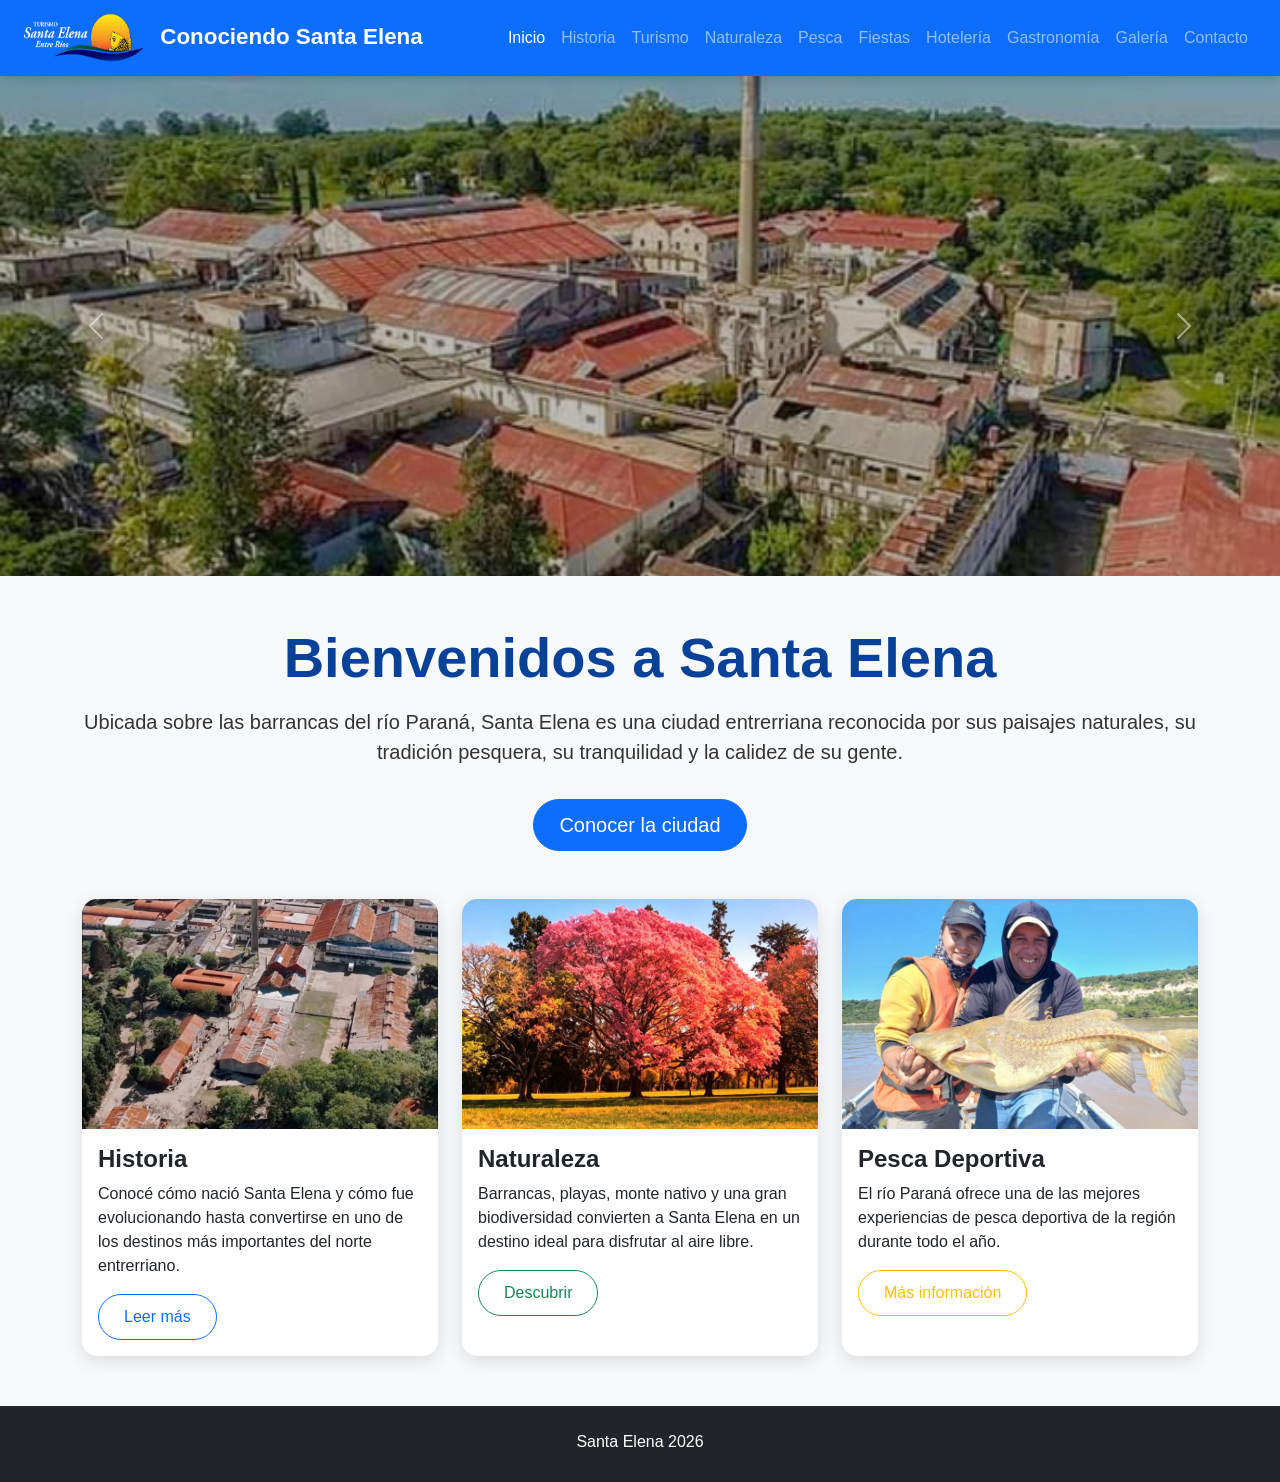
<file: index.html>
<!DOCTYPE html>
<html lang="es">

<head>
    <meta charset="UTF-8">
    <meta name="viewport" content="width=device-width, initial-scale=1.0">

    <title>Descubrí Santa Elena</title>

    <link href="https://cdn.jsdelivr.net/npm/bootstrap@5.3.7/dist/css/bootstrap.min.css" rel="stylesheet">
    <link rel="stylesheet"
        href="https://cdn.jsdelivr.net/npm/bootstrap-icons@1.13.1/font/bootstrap-icons.min.css">
    <link rel="stylesheet" href="css/estilos.css">
</head>

<body>

    <nav class="navbar navbar-expand-lg navbar-dark bg-primary sticky-top">
        <div class="container-fluid px-4">
            
            <a class="navbar-brand fw-bold" href="index.html">
    <img src="img/Logo-Turismo-Santa-Elena-blanco.png" class="logo-navbar" alt="Logo">
    Conociendo Santa Elena
</a>
            <button class="navbar-toggler"
                type="button"
                data-bs-toggle="collapse"
                data-bs-target="#menu">
                <span class="navbar-toggler-icon"></span>
            </button>

            <div class="collapse navbar-collapse" id="menu">
                <ul class="navbar-nav ms-auto">
                    <li class="nav-item"><a class="nav-link active" href="index.html">Inicio</a></li>
                    <li class="nav-item"><a class="nav-link" href="historia.html">Historia</a></li>
                    <li class="nav-item"><a class="nav-link" href="turismo.html">Turismo</a></li>
                    <li class="nav-item"><a class="nav-link" href="naturaleza.html">Naturaleza</a></li>
                    <li class="nav-item"><a class="nav-link" href="pesca.html">Pesca</a></li>
                    <li class="nav-item"><a class="nav-link" href="fiestas.html">Fiestas</a></li>
                    <li class="nav-item"><a class="nav-link" href="hoteleria.html">Hotelería</a></li>
                    <li class="nav-item"><a class="nav-link" href="gastronomia.html">Gastronomía</a></li>
                    <li class="nav-item"><a class="nav-link" href="galeria.html">Galería</a></li>
                    <li class="nav-item"><a class="nav-link" href="contacto.html">Contacto</a></li>
                </ul>
            </div>
        </div>
    </nav>

    <!-- ================= CARRUSEL ================= -->

    <div id="carouselExample" class="carousel slide" data-bs-ride="carousel">
        <div class="carousel-inner">
            <div class="carousel-item active">
                <img src="img/frigorifico.jpg" class="d-block w-100 imagen-carousel" alt="Santa Elena">
            </div>

            <div class="carousel-item">
                <img src="img/iglesia.jpg" class="d-block w-100 imagen-carousel" alt="Iglesia">
            </div>

            <div class="carousel-item">
                <img src="img/costanera.jpg" class="d-block w-100 imagen-carousel" alt="Costanera">
            </div>
        </div>

        <button class="carousel-control-prev" type="button" data-bs-target="#carouselExample" data-bs-slide="prev">
            <span class="carousel-control-prev-icon"></span>
        </button>

        <button class="carousel-control-next" type="button" data-bs-target="#carouselExample" data-bs-slide="next">
            <span class="carousel-control-next-icon"></span>
        </button>
    </div>

    <section class="container my-5 text-center">
        <h1 class="display-4 fw-bold">
            Bienvenidos a Santa Elena
        </h1>

        <p class="lead mt-3">
            Ubicada sobre las barrancas del río Paraná, Santa Elena es una ciudad
            entrerriana reconocida por sus paisajes naturales, su tradición pesquera,
            su tranquilidad y la calidez de su gente.
        </p>

        <a href="turismo.html" class="btn btn-primary btn-lg mt-3">
            Conocer la ciudad
        </a>
    </section>

    <section class="container mb-5">
        <div class="row g-4">
            <div class="col-md-4">
                <div class="card h-100 sombra">
                    <img src="img/historia.jpeg" class="card-img-top" alt="Historia">
                    <div class="card-body">

                        <h4 class="card-title">
                            Historia
                        </h4>

                        <p class="card-text">
                            Conocé cómo nació Santa Elena y cómo fue evolucionando
                            hasta convertirse en uno de los destinos más importantes
                            del norte entrerriano.
                        </p>

                        <a href="historia.html" class="btn btn-outline-primary">
                            Leer más
                        </a>
                    </div>
                </div>
            </div>

            <div class="col-md-4">
                <div class="card h-100 sombra">
                    <img src="img/naturaleza.jpeg" class="card-img-top" alt="Naturaleza">
                    <div class="card-body">

                        <h4 class="card-title">
                            Naturaleza
                        </h4>

                        <p class="card-text">
                            Barrancas, playas, monte nativo y una gran biodiversidad
                            convierten a Santa Elena en un destino ideal para disfrutar
                            al aire libre.
                        </p>

                        <a href="naturaleza.html" class="btn btn-outline-success">
                            Descubrir
                        </a>
                    </div>
                </div>
            </div>

            <div class="col-md-4">
                <div class="card h-100 sombra">
                    <img src="img/pesca.jpg" class="card-img-top" alt="Pesca">
                    <div class="card-body">

                        <h4 class="card-title">
                            Pesca Deportiva
                        </h4>

                        <p class="card-text">
                            El río Paraná ofrece una de las mejores experiencias de pesca
                            deportiva de la región durante todo el año.
                        </p>

                        <a href="pesca.html" class="btn btn-outline-warning">
                            Más información
                        </a>
                    </div>
                </div>
            </div>
        </div>
    </section>

   <!-- ================= FOOTER ================= -->

    <footer class="bg-dark text-white text-center py-4">
        <p class="mb-1">Santa Elena 2026</p>
    </footer>

    <script src="https://cdn.jsdelivr.net/npm/bootstrap@5.3.7/dist/js/bootstrap.bundle.min.js"></script>

</body>
</html>
</file>
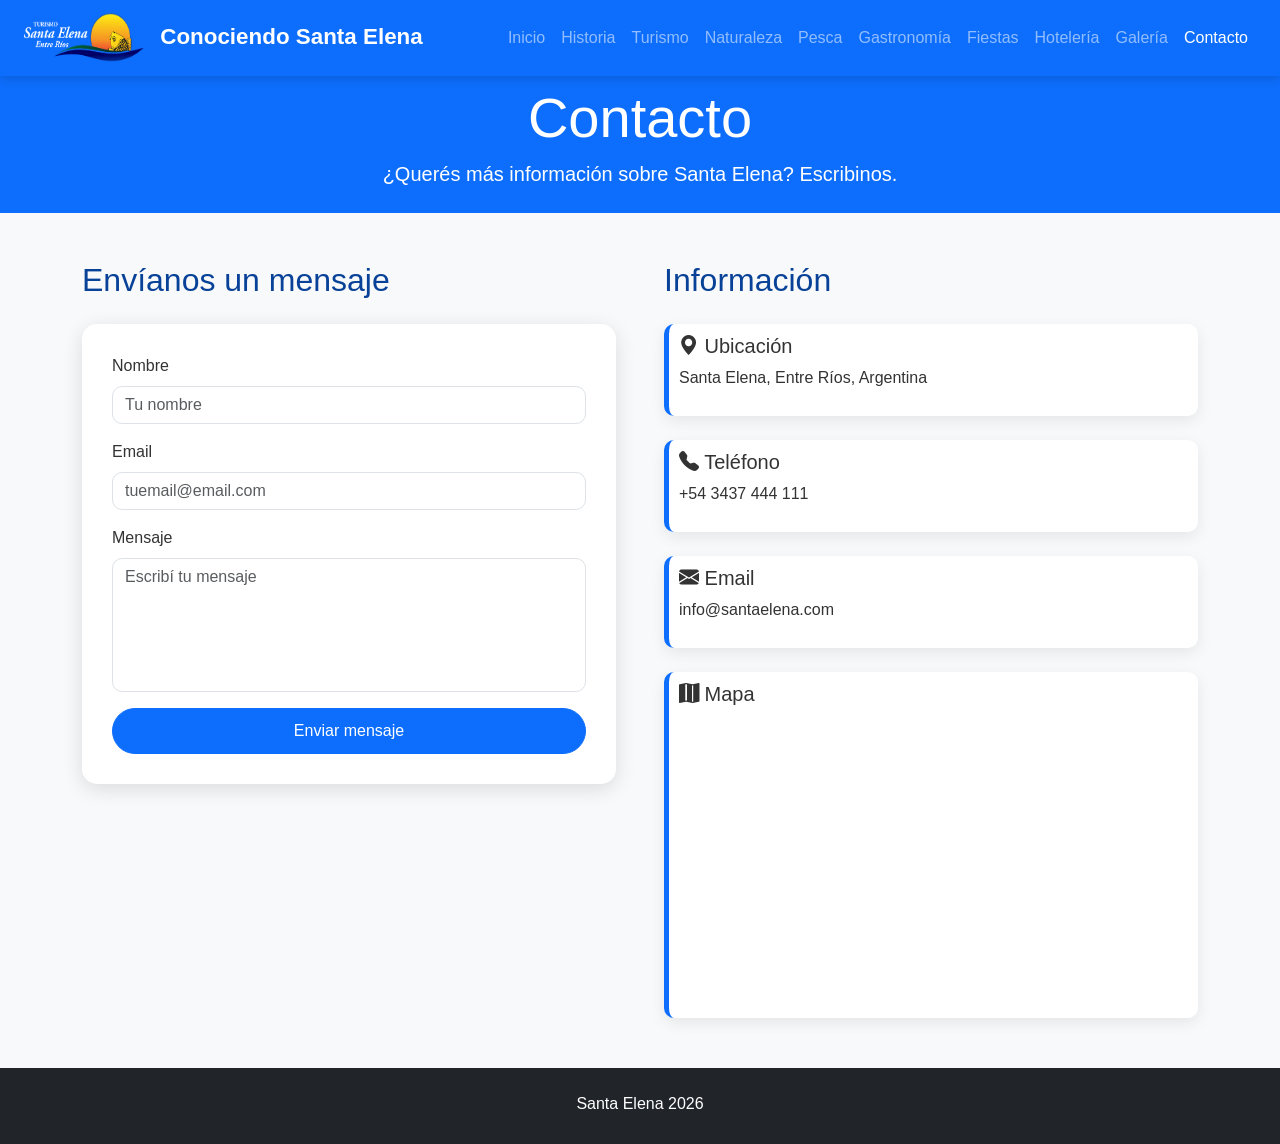
<file: contacto.html>
<!DOCTYPE html>
<html lang="es">

<head>
    <meta charset="UTF-8">
    <meta name="viewport" content="width=device-width, initial-scale=1">
    <title>Contacto</title>
    <link href="https://cdn.jsdelivr.net/npm/bootstrap@5.3.7/dist/css/bootstrap.min.css" rel="stylesheet">
    <link rel="stylesheet" href="https://cdn.jsdelivr.net/npm/bootstrap-icons@1.13.1/font/bootstrap-icons.min.css">
    <link rel="stylesheet" href="css/estilos.css">
</head>

<body>
    <nav class="navbar navbar-expand-lg navbar-dark bg-primary sticky-top">
        <div class="container-fluid px-4">
            <a class="navbar-brand fw-bold" href="index.html">
                <img src="img/Logo-Turismo-Santa-Elena-blanco.png" class="logo-navbar" alt="Logo">
                Conociendo Santa Elena
            </a>

            <button class="navbar-toggler" type="button" data-bs-toggle="collapse" data-bs-target="#menu">
                <span class="navbar-toggler-icon"></span>
            </button>

            <div class="collapse navbar-collapse" id="menu">

                <ul class="navbar-nav ms-auto">
                    <li class="nav-item"><a class="nav-link" href="index.html">Inicio</a></li>
                    <li class="nav-item"><a class="nav-link" href="historia.html">Historia</a></li>
                    <li class="nav-item"><a class="nav-link" href="turismo.html">Turismo</a></li>
                    <li class="nav-item"><a class="nav-link" href="naturaleza.html">Naturaleza</a></li>
                    <li class="nav-item"><a class="nav-link" href="pesca.html">Pesca</a></li>
                    <li class="nav-item"><a class="nav-link" href="gastronomia.html">Gastronomía</a></li>
                    <li class="nav-item"><a class="nav-link" href="fiestas.html">Fiestas</a></li>
                    <li class="nav-item"><a class="nav-link" href="hoteleria.html">Hotelería</a></li>
                    <li class="nav-item"><a class="nav-link" href="galeria.html">Galería</a></li>
                    <li class="nav-item"><a class="nav-link active" href="contacto.html">Contacto</a></li>
                </ul>
            </div>
        </div>
    </nav>

    <header class="bg-primary text-white text-center py-2">
        <div class="container">
            <h1 class="display-4 text-white">
                Contacto
            </h1>

            <p class="lead">
                ¿Querés más información sobre Santa Elena? Escribinos.
            </p>

        </div>
    </header>

    <main class="container my-5">
        <div class="row g-5">
            <div class="col-lg-6">
                <h2 class="mb-4">Envíanos un mensaje</h2>

                <form>
                    <div class="mb-3">
                        <label class="form-label">Nombre</label>
                        <input type="text" class="form-control" placeholder="Tu nombre">
                    </div>

                    <div class="mb-3">
                        <label class="form-label">Email</label>
                        <input type="email" class="form-control" placeholder="tuemail@email.com">
                    </div>

                    <div class="mb-3">
                        <label class="form-label">Mensaje</label>
                        <textarea class="form-control" rows="5" placeholder="Escribí tu mensaje"></textarea>
                    </div>

                    <button class="btn btn-primary w-100">
                        Enviar mensaje
                    </button>
                </form>
            </div>

            <!-- INFO -->

            <div class="col-lg-6">
                <h2 class="mb-4">Información</h2>
                <div class="info-box mb-4">

                    <h5><i class="bi bi-geo-alt-fill"></i> Ubicación</h5>
                    <p>Santa Elena, Entre Ríos, Argentina</p>

                </div>

                <div class="info-box mb-4">
                    <h5><i class="bi bi-telephone-fill"></i> Teléfono</h5>
                    <p>+54 3437 444 111</p>
                </div>

                <div class="info-box mb-4">
                    <h5><i class="bi bi-envelope-fill"></i> Email</h5>
                    <p>info@santaelena.com</p>
                </div>

                <div class="info-box">
                    <h5><i class="bi bi-map-fill"></i> Mapa</h5>
                    <div class="ratio ratio-16x9 mt-3">
                        <iframe
                            src="https://www.google.com/maps/embed?pb=!1m14!1m12!1m3!1d27374.02868468836!2d-59.78779092065428!3d-30.949445940596444!2m3!1f0!2f0!3f0!3m2!1i1024!2i768!4f13.1!5e0!3m2!1ses!2sar!4v1782778098214!5m2!1ses!2sar"
                            width="600" height="450" style="border:0;" allowfullscreen="" loading="lazy"
                            referrerpolicy="strict-origin-when-cross-origin"></iframe>
                    </div>
                </div>
            </div>
        </div>

    </main>

    <footer class="bg-dark text-white text-center py-4">
        <p class="mb-1">Santa Elena 2026</p>
    </footer>

    <script src="https://cdn.jsdelivr.net/npm/bootstrap@5.3.7/dist/js/bootstrap.bundle.min.js"></script>

</body>

</html>
</file>
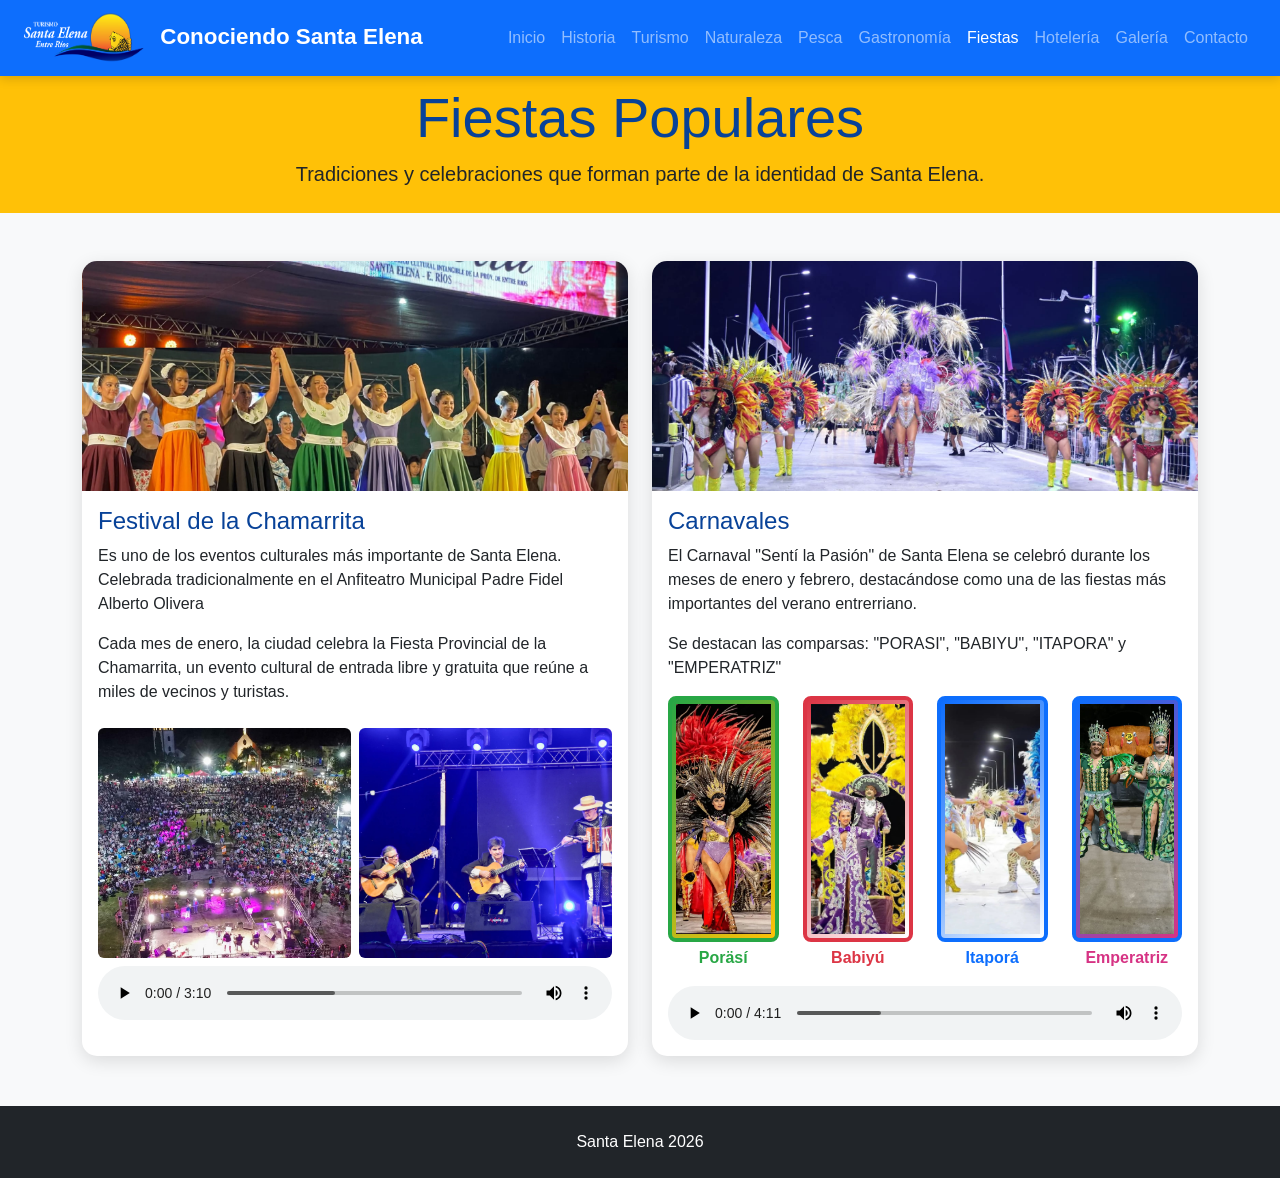
<file: fiestas.html>
<!DOCTYPE html>
<html lang="es">

<head>
    <meta charset="UTF-8">
    <meta name="viewport" content="width=device-width, initial-scale=1">
    <title>Fiestas Populares | Descubrí Santa Elena</title>
    <link href="https://cdn.jsdelivr.net/npm/bootstrap@5.3.7/dist/css/bootstrap.min.css" rel="stylesheet">
    <link rel="stylesheet" href="https://cdn.jsdelivr.net/npm/bootstrap-icons@1.13.1/font/bootstrap-icons.min.css">
    <link rel="stylesheet" href="css/estilos.css">
</head>

<body>
    <nav class="navbar navbar-expand-lg navbar-dark bg-primary sticky-top">
         <div class="container-fluid px-4">
            <a class="navbar-brand fw-bold" href="index.html">
                <img src="img/Logo-Turismo-Santa-Elena-blanco.png" class="logo-navbar" alt="Logo">
                Conociendo Santa Elena
            </a>

            <button class="navbar-toggler" type="button" data-bs-toggle="collapse" data-bs-target="#menu">
                <span class="navbar-toggler-icon"></span>
            </button>

            <div class="collapse navbar-collapse" id="menu">
                <ul class="navbar-nav ms-auto">
                    <li class="nav-item"><a class="nav-link" href="index.html">Inicio</a></li>
                    <li class="nav-item"><a class="nav-link" href="historia.html">Historia</a></li>
                    <li class="nav-item"><a class="nav-link" href="turismo.html">Turismo</a></li>
                    <li class="nav-item"><a class="nav-link" href="naturaleza.html">Naturaleza</a></li>
                    <li class="nav-item"><a class="nav-link" href="pesca.html">Pesca</a></li>
                    <li class="nav-item"><a class="nav-link" href="gastronomia.html">Gastronomía</a></li>
                    <li class="nav-item"><a class="nav-link active" href="fiestas.html">Fiestas</a></li>
                    <li class="nav-item"><a class="nav-link" href="hoteleria.html">Hotelería</a></li>
                    <li class="nav-item"><a class="nav-link" href="galeria.html">Galería</a></li>
                    <li class="nav-item"><a class="nav-link" href="contacto.html">Contacto</a></li>
                </ul>
            </div>
        </div>
    </nav>

    <header class="bg-warning text-dark text-center py-2">
        <div class="container">
            <h1 class="display-4">Fiestas Populares</h1>

            <p class="lead"> Tradiciones y celebraciones que forman parte de la identidad de Santa Elena. </p>
        </div>
    </header>

    <main class="container my-5">
        <div class="row g-4">
            <div class="col-md-6">
                <div class="card sombra h-100">

                    <img src="img/chamarrita.jpg" class="card-img-top">

                    <div class="card-body">

                        <h4>Festival de la Chamarrita</h4>

                        <p>Es uno de los eventos culturales más importante de Santa Elena.
                        Celebrada tradicionalmente en el Anfiteatro Municipal Padre Fidel Alberto Olivera</p>

                        <p>Cada mes de enero, la ciudad celebra la Fiesta Provincial de la Chamarrita, un evento cultural de entrada libre y gratuita que reúne a miles de vecinos y turistas.</p>

                        <div class="row g-2 mt-2">
                    <div class="col-6">
                        <img src="img/chamarrita1.jpg" class="img-fluid rounded">
                    </div>
                    <div class="col-6">
                        <img src="img/chamarrita2.jpg" class="img-fluid rounded">
                    </div>
                    <audio src="musica/Soy santaelenero.mp3" controls></audio>
                </div>
                    </div>
                </div>
            </div>

            <div class="col-md-6">
                <div class="card sombra h-100">
                    <img src="img/carnavales1.jpg" class="card-img-top">
                    <div class="card-body">

                        <h4>Carnavales</h4>

                        <p>
                            El Carnaval "Sentí la Pasión" de Santa Elena se celebró durante los meses de enero y febrero, destacándose como una de las fiestas más importantes del verano entrerriano. 
                        </p>
                        <p>Se destacan las comparsas: "PORASI", "BABIYU", "ITAPORA" y "EMPERATRIZ"</p>

                        <div class="row mt-3">

                            <div class="col-3">
                                <div class="marco-comparsa marco-porasi">
                                    <img src="img/porasi.jpg" alt="Comparsa Porasi">
                                </div>

                                <p class="text-center mt-1 fw-bold titulo-porasi">
                                    Poräsí
                                </p>
                            </div>

                            <div class="col-3">
                                <div class="marco-comparsa marco-babiyu">
                                    <img src="img/babiyu.jpg" alt="Comparsa Babiyu">
                                </div>

                                <p class="text-center mt-1 fw-bold titulo-babiyu">
                                    Babiyú
                                </p>
                            </div>

                            <div class="col-3">
                                <div class="marco-comparsa marco-itapora">
                                    <img src="img/itapora.jpg" alt="Comparsa Itapora">
                                </div>

                                <p class="text-center mt-1 fw-bold titulo-itapora">
                                    Itaporá
                                </p>
                            </div>

                            <div class="col-3">
                                <div class="marco-comparsa marco-emperatriz">
                                    <img src="img/emperatriz.jpg" alt="Comparsa Emperatriz">
                                </div>

                                <p class="text-center mt-1 fw-bold titulo-emperatriz">
                                    Emperatriz
                                </p>
                            </div>
                            <audio src="musica/comparsa.mp3" controls></audio>
                        </div>
                    </div>
                </div>
            </div>

            
    </main>

    <footer class="bg-dark text-white text-center py-4">

        <p>Santa Elena 2026 </p>

    </footer>

    <script src="https://cdn.jsdelivr.net/npm/bootstrap@5.3.7/dist/js/bootstrap.bundle.min.js"></script>

    </body>
</html>
</file>
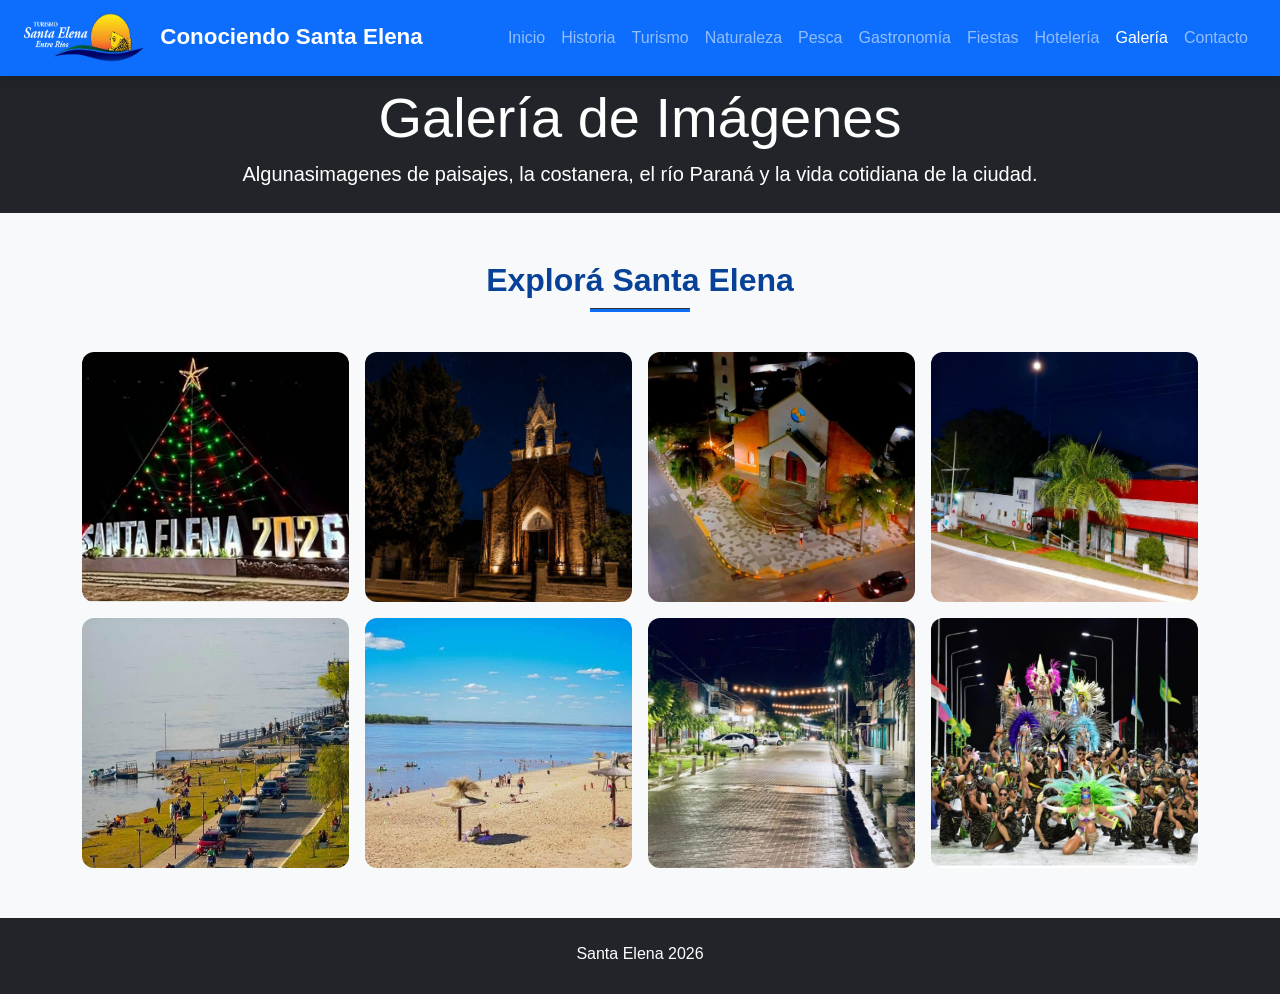
<file: galeria.html>
<!DOCTYPE html>
<html lang="es">

<head>
    <meta charset="UTF-8">
    <meta name="viewport" content="width=device-width, initial-scale=1">
    <title>Galería</title>
    <link href="https://cdn.jsdelivr.net/npm/bootstrap@5.3.7/dist/css/bootstrap.min.css" rel="stylesheet">
    <link rel="stylesheet" href="https://cdn.jsdelivr.net/npm/bootstrap-icons@1.13.1/font/bootstrap-icons.min.css">
    <link rel="stylesheet" href="css/estilos.css">
</head>

<body>
    <nav class="navbar navbar-expand-lg navbar-dark bg-primary sticky-top">
        <div class="container-fluid px-4">
            <a class="navbar-brand fw-bold" href="index.html">
                <img src="img/Logo-Turismo-Santa-Elena-blanco.png" class="logo-navbar" alt="Logo">
                Conociendo Santa Elena
            </a>

            <button class="navbar-toggler" type="button" data-bs-toggle="collapse" data-bs-target="#menu">
                <span class="navbar-toggler-icon"></span>
            </button>

            <div class="collapse navbar-collapse" id="menu">
                <ul class="navbar-nav ms-auto">
                    <li class="nav-item"><a class="nav-link" href="index.html">Inicio</a></li>
                    <li class="nav-item"><a class="nav-link" href="historia.html">Historia</a></li>
                    <li class="nav-item"><a class="nav-link" href="turismo.html">Turismo</a></li>
                    <li class="nav-item"><a class="nav-link" href="naturaleza.html">Naturaleza</a></li>
                    <li class="nav-item"><a class="nav-link" href="pesca.html">Pesca</a></li>
                    <li class="nav-item"><a class="nav-link" href="gastronomia.html">Gastronomía</a></li>
                    <li class="nav-item"><a class="nav-link" href="fiestas.html">Fiestas</a></li>
                    <li class="nav-item"><a class="nav-link" href="hoteleria.html">Hotelería</a></li>
                    <li class="nav-item"><a class="nav-link active" href="galeria.html">Galería</a></li>
                    <li class="nav-item"><a class="nav-link" href="contacto.html">Contacto</a></li>
                </ul>
            </div>
        </div>
    </nav>

    <header class="bg-dark text-white text-center py-2">
        <div class="container">
            <h1 class="display-4 text-white">
                Galería de Imágenes
            </h1>

            <p class="lead">
                Algunasimagenes de paisajes, la costanera, el río Paraná y la vida cotidiana de la ciudad.
            </p>
        </div>
    </header>

    <main class="container my-5">
        <div class="titulo-seccion">
            <h2>Explorá Santa Elena</h2>
            <hr>
        </div>

        <div class="row g-3 galeria">
            <div class="col-6 col-md-4 col-lg-3">
                <img src="img/galeria1.jpg" class="img-fluid">
            </div>

            <div class="col-6 col-md-4 col-lg-3">
                <img src="img/galeria2.jpg" class="img-fluid">
            </div>

            <div class="col-6 col-md-4 col-lg-3">
                <img src="img/galeria3.jpg" class="img-fluid">
            </div>

            <div class="col-6 col-md-4 col-lg-3">
                <img src="img/galeria4.jpg" class="img-fluid">
            </div>

            <div class="col-6 col-md-4 col-lg-3">
                <img src="img/galeria5.jpg" class="img-fluid">
            </div>

            <div class="col-6 col-md-4 col-lg-3">
                <img src="img/galeria6.jpg" class="img-fluid">
            </div>

            <div class="col-6 col-md-4 col-lg-3">
                <img src="img/galeria7.jpg" class="img-fluid">
            </div>

            <div class="col-6 col-md-4 col-lg-3">
                <img src="img/galeria8.jpg" class="img-fluid">
            </div>
        </div>
    </main>

    <footer class="bg-dark text-white text-center py-4">
        <p class="mb-1">Santa Elena 2026</p>
    </footer>

    <script src="https://cdn.jsdelivr.net/npm/bootstrap@5.3.7/dist/js/bootstrap.bundle.min.js"></script>

</body>
</html>
</file>
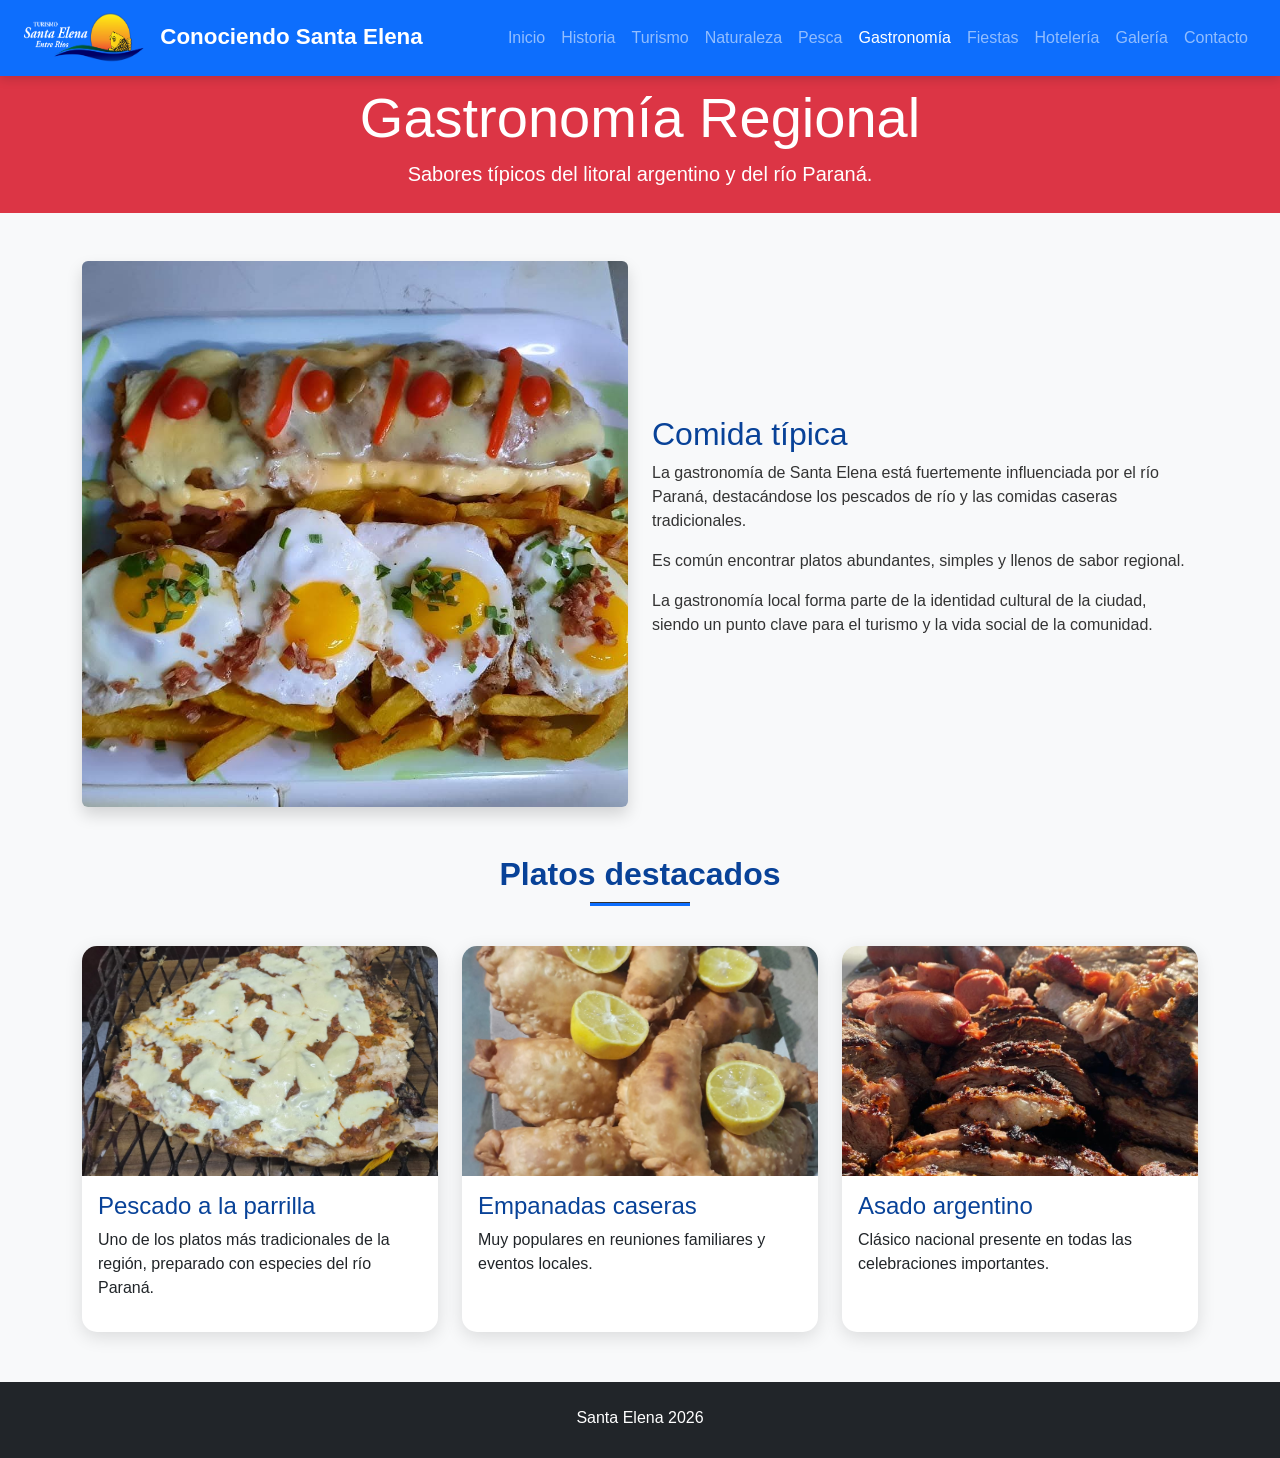
<file: gastronomia.html>
<!DOCTYPE html>
<html lang="es">

<head>
    <meta charset="UTF-8">
    <meta name="viewport" content="width=device-width, initial-scale=1">
    <title>Gastronomía</title>
    <link href="https://cdn.jsdelivr.net/npm/bootstrap@5.3.7/dist/css/bootstrap.min.css" rel="stylesheet">
    <link rel="stylesheet" href="https://cdn.jsdelivr.net/npm/bootstrap-icons@1.13.1/font/bootstrap-icons.min.css">
    <link rel="stylesheet" href="css/estilos.css">
</head>

<body>
    <nav class="navbar navbar-expand-lg navbar-dark bg-primary sticky-top">
        <div class="container-fluid px-4">
            <a class="navbar-brand fw-bold" href="index.html">
                <img src="img/Logo-Turismo-Santa-Elena-blanco.png" class="logo-navbar" alt="Logo">
                Conociendo Santa Elena
            </a>

            <button class="navbar-toggler" type="button" data-bs-toggle="collapse" data-bs-target="#menu">
                <span class="navbar-toggler-icon"></span>
            </button>

            <div class="collapse navbar-collapse" id="menu">
                <ul class="navbar-nav ms-auto">
                    <li class="nav-item"><a class="nav-link" href="index.html">Inicio</a></li>
                    <li class="nav-item"><a class="nav-link" href="historia.html">Historia</a></li>
                    <li class="nav-item"><a class="nav-link" href="turismo.html">Turismo</a></li>
                    <li class="nav-item"><a class="nav-link" href="naturaleza.html">Naturaleza</a></li>
                    <li class="nav-item"><a class="nav-link" href="pesca.html">Pesca</a></li>
                    <li class="nav-item"><a class="nav-link active" href="gastronomia.html">Gastronomía</a></li>
                    <li class="nav-item"><a class="nav-link" href="fiestas.html">Fiestas</a></li>
                    <li class="nav-item"><a class="nav-link" href="hoteleria.html">Hotelería</a></li>
                    <li class="nav-item"><a class="nav-link" href="galeria.html">Galería</a></li>
                    <li class="nav-item"><a class="nav-link" href="contacto.html">Contacto</a></li>
                </ul>
            </div>
        </div>
    </nav>

    <header class="bg-danger text-white text-center py-2">
        <div class="container">
            <h1 class="display-4 text-white">
                Gastronomía Regional
            </h1>

            <p class="lead">
                Sabores típicos del litoral argentino y del río Paraná.
            </p>
        </div>
    </header>

    <main class="container my-5">

        <div class="row align-items-center mb-5">
            <div class="col-lg-6">
                <img src="img/tipica.jpg" class="img-fluid rounded shadow">
            </div>

            <div class="col-lg-6">
                <h2>Comida típica</h2>
                <p>
                    La gastronomía de Santa Elena está fuertemente influenciada por el río Paraná,
                    destacándose los pescados de río y las comidas caseras tradicionales.
                </p>

                <p> Es común encontrar platos abundantes, simples y llenos de sabor regional.</p>

                <p>La gastronomía local forma parte de la identidad cultural de la ciudad,
                    siendo un punto clave para el turismo y la vida social de la comunidad.</p>
            </div>
        </div>

        <!-- PLATOS -->

        <div class="titulo-seccion">
            <h2>Platos destacados</h2>
            <hr>
        </div>

        <div class="row g-4">
            <div class="col-md-4">
                <div class="card sombra h-100">
                    <img src="img/pescado.jpg" class="card-img-top">
                    <div class="card-body">

                        <h4>Pescado a la parrilla</h4>

                        <p>
                            Uno de los platos más tradicionales de la región, preparado con especies del río Paraná.
                        </p>
                    </div>
                </div>
            </div>

            <div class="col-md-4">
                <div class="card sombra h-100">
                    <img src="img/empanadas.jpg" class="card-img-top">
                    <div class="card-body">

                        <h4>Empanadas caseras</h4>

                        <p> Muy populares en reuniones familiares y eventos locales.</p>
                    </div>
                </div>
            </div>

            <div class="col-md-4">
                <div class="card sombra h-100">
                    <img src="img/asado.jpg" class="card-img-top">
                    <div class="card-body">
                        <h4>Asado argentino</h4>

                        <p> Clásico nacional presente en todas las celebraciones importantes.</p>
                    </div>
                </div>
            </div>
        </div>
    </main>

    <footer class="bg-dark text-white text-center py-4">
        <p class="mb-1">Santa Elena 2026</p>
    </footer>

    <script src="https://cdn.jsdelivr.net/npm/bootstrap@5.3.7/dist/js/bootstrap.bundle.min.js"></script>

</body>

</html>
</file>
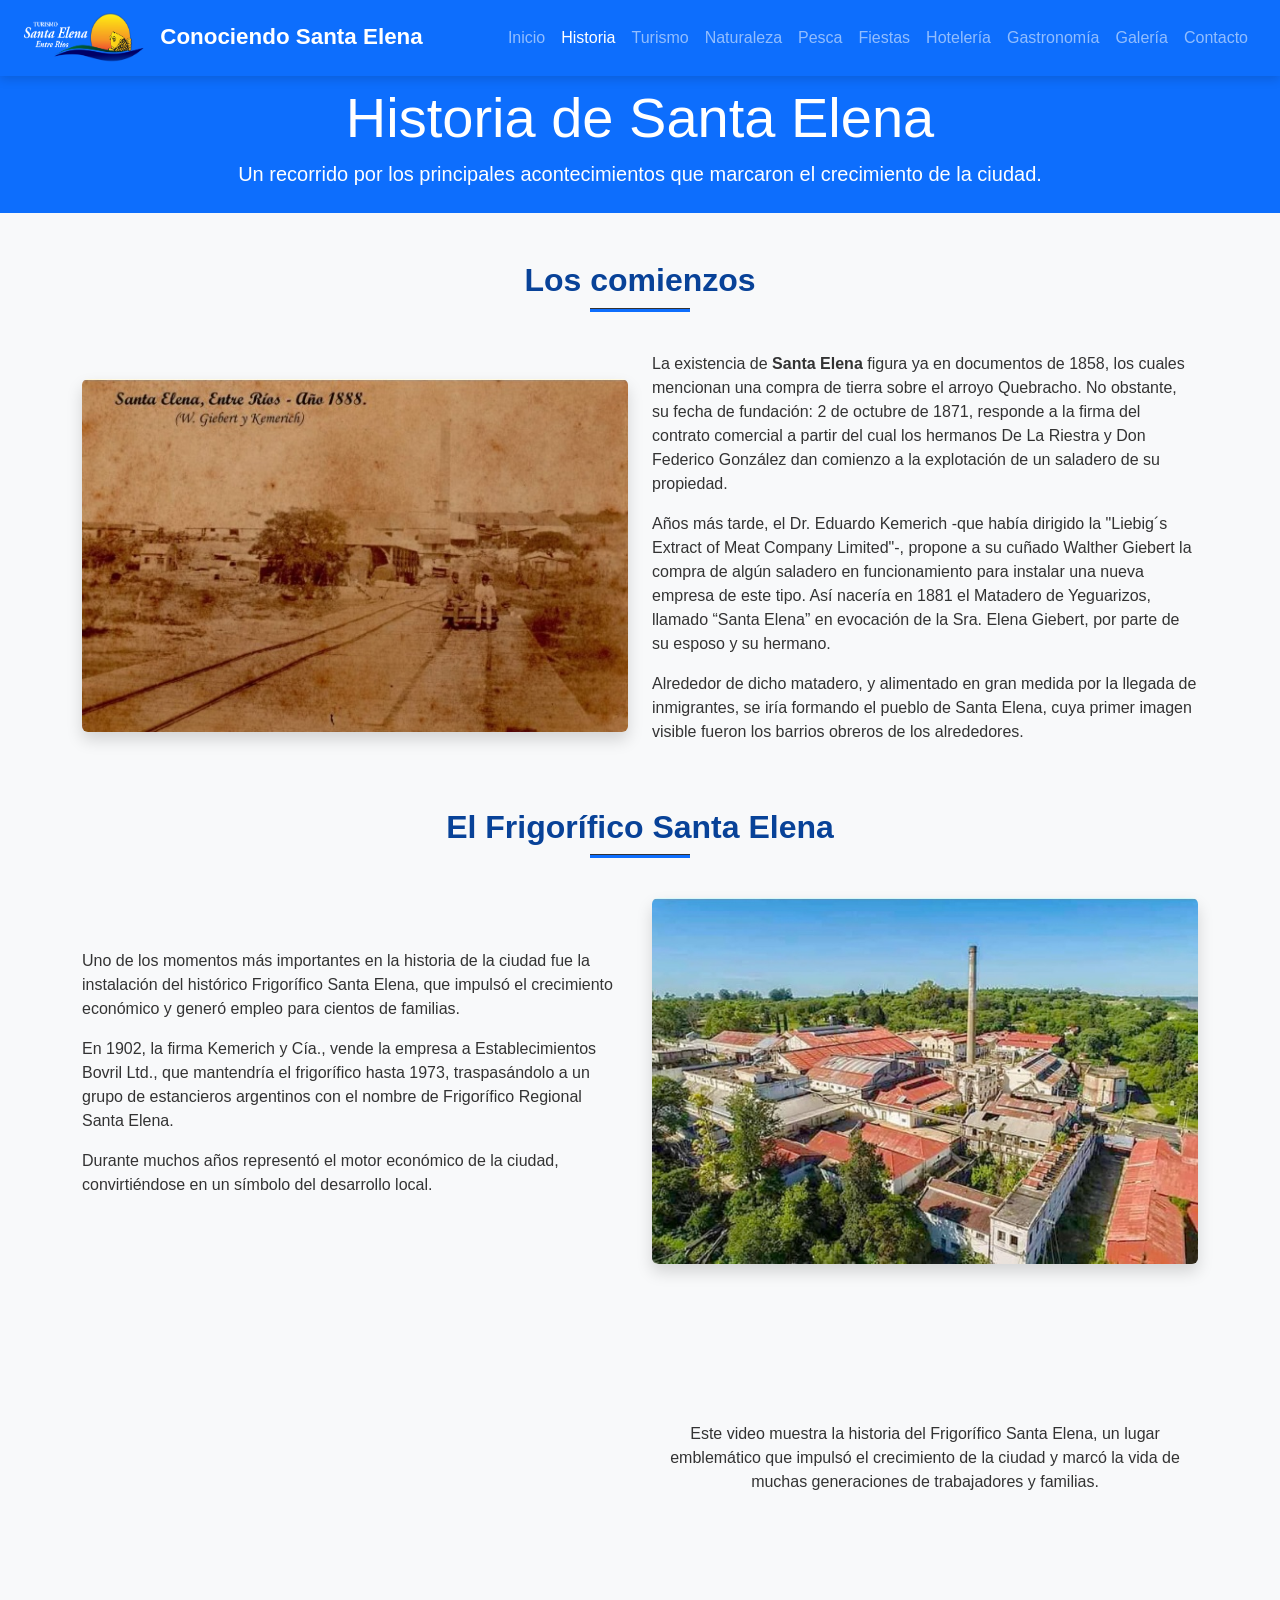
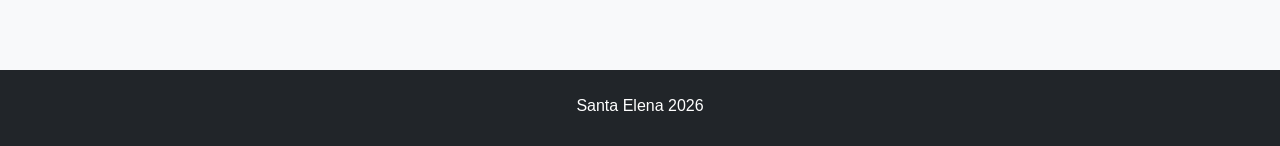
<file: historia.html>
<!DOCTYPE html>
<html lang="es">

<head>
    <meta charset="UTF-8">
    <meta name="viewport" content="width=device-width, initial-scale=1">
    <title>Historia</title>
    <link href="https://cdn.jsdelivr.net/npm/bootstrap@5.3.7/dist/css/bootstrap.min.css" rel="stylesheet">
    <link rel="stylesheet" href="https://cdn.jsdelivr.net/npm/bootstrap-icons@1.13.1/font/bootstrap-icons.min.css">
    <link rel="stylesheet" href="css/estilos.css">
</head>

<body>

    <nav class="navbar navbar-expand-lg navbar-dark bg-primary sticky-top">

        <div class="container-fluid px-4">
            <a class="navbar-brand fw-bold" href="index.html">
                <img src="img/Logo-Turismo-Santa-Elena-blanco.png" class="logo-navbar" alt="Logo">
                Conociendo Santa Elena
            </a>

            <button class="navbar-toggler" type="button" data-bs-toggle="collapse" data-bs-target="#menu">
                <span class="navbar-toggler-icon"></span>
            </button>

            <div class="collapse navbar-collapse" id="menu">
                <ul class="navbar-nav ms-auto">
                    <li class="nav-item"><a class="nav-link" href="index.html">Inicio</a></li>
                    <li class="nav-item"><a class="nav-link active" href="historia.html">Historia</a></li>
                    <li class="nav-item"><a class="nav-link" href="turismo.html">Turismo</a></li>
                    <li class="nav-item"><a class="nav-link" href="naturaleza.html">Naturaleza</a></li>
                    <li class="nav-item"><a class="nav-link" href="pesca.html">Pesca</a></li>
                    <li class="nav-item"><a class="nav-link" href="fiestas.html">Fiestas</a></li>
                    <li class="nav-item"><a class="nav-link" href="hoteleria.html">Hotelería</a></li>
                    <li class="nav-item"><a class="nav-link" href="gastronomia.html">Gastronomía</a></li>
                    <li class="nav-item"><a class="nav-link" href="galeria.html">Galería</a></li>
                    <li class="nav-item"><a class="nav-link" href="contacto.html">Contacto</a></li>
                </ul>
            </div>
        </div>
    </nav>

    <header class="bg-primary text-white text-center py-2">
        <div class="container">
            <h1 class="display-4 text-white">
                Historia de Santa Elena
            </h1>

            <p class="lead">
                Un recorrido por los principales acontecimientos que marcaron el crecimiento de la ciudad.
            </p>
        </div>
    </header>

    <main class="container my-5">
        <div class="titulo-seccion">
            <h2>Los comienzos</h2>
            <hr>
        </div>

        <div class="row align-items-center mb-5">
            <div class="col-lg-6">
                <img src="img/comienzos.jpg" class="img-fluid rounded shadow" alt="Fundación">
            </div>

            <div class="col-lg-6">
                <p>
                    La existencia de <strong>Santa Elena</strong> figura ya en documentos de 1858, los cuales mencionan una compra de tierra sobre el arroyo Quebracho. No obstante, su fecha de fundación: 2 de octubre de 1871, responde a la firma del contrato comercial a partir del cual los hermanos De La Riestra y Don Federico González dan comienzo a la explotación de un saladero de su propiedad.
                </p>

                <p>
                    Años más tarde, el Dr. Eduardo Kemerich -que había dirigido la "Liebig´s Extract of Meat Company Limited"-, propone a su cuñado Walther Giebert la compra de algún saladero en funcionamiento para instalar una nueva empresa de este tipo. Así nacería en 1881 el Matadero de Yeguarizos, llamado “Santa Elena” en evocación de la Sra. Elena Giebert, por parte de su esposo y su hermano.
                </p>

                <p>Alrededor de dicho matadero, y alimentado en gran medida por la llegada de inmigrantes, se iría formando el pueblo de Santa Elena, cuya primer imagen visible fueron los barrios obreros de los alrededores.</p>
            </div>
        </div>

        <div class="titulo-seccion">
            <h2>El Frigorífico Santa Elena</h2>
            <hr>
        </div>

        <div class="row align-items-center mb-5 flex-lg-row-reverse">
            <div class="col-lg-6">
                <img src="img/frigorifico.jpg" class="img-fluid rounded shadow" alt="Frigorífico">
            </div>

            <div class="col-lg-6">
                <p>
                    Uno de los momentos más importantes en la historia de la ciudad fue
                    la instalación del histórico Frigorífico Santa Elena, que impulsó
                    el crecimiento económico y generó empleo para cientos de familias.
                </p>

                <p>En 1902, la firma Kemerich y Cía., vende la empresa a Establecimientos Bovril Ltd., que mantendría el frigorífico hasta 1973, traspasándolo a un grupo de estancieros argentinos con el nombre de Frigorífico Regional Santa Elena.</p>               

                <p>
                    Durante muchos años representó el motor económico de la ciudad,
                    convirtiéndose en un símbolo del desarrollo local.
                </p>
            </div>
        </div>
        <div class="titulo-seccion">
            
            <div class="row align-items-center mb-5">
             <div class="col-lg-6">
                    <div class="ratio ratio-16x9">
                        <iframe width="560" height="315"
                            src="https://www.youtube.com/embed/ePQsxikGA_s?si=lEmYzFPTCTbzSuT1"
                            title="YouTube video player" frameborder="0"
                            allow="accelerometer; autoplay; clipboard-write; encrypted-media; gyroscope; picture-in-picture; web-share"
                            referrerpolicy="strict-origin-when-cross-origin" allowfullscreen></iframe>
                    </div>
                </div>

            <div class="col-lg-6">
                <p>
                    Este video muestra la historia del Frigorífico Santa Elena, un lugar emblemático que impulsó el crecimiento de la ciudad y marcó la vida de muchas generaciones de trabajadores y familias.
                </p>
            </div>
        </div>        
    </main>

    <footer class="bg-dark text-white text-center py-4">
        <p class="mb-1">Santa Elena 2026</p>
    </footer>

    <script src="https://cdn.jsdelivr.net/npm/bootstrap@5.3.7/dist/js/bootstrap.bundle.min.js"></script>

</body>
</html>
</file>
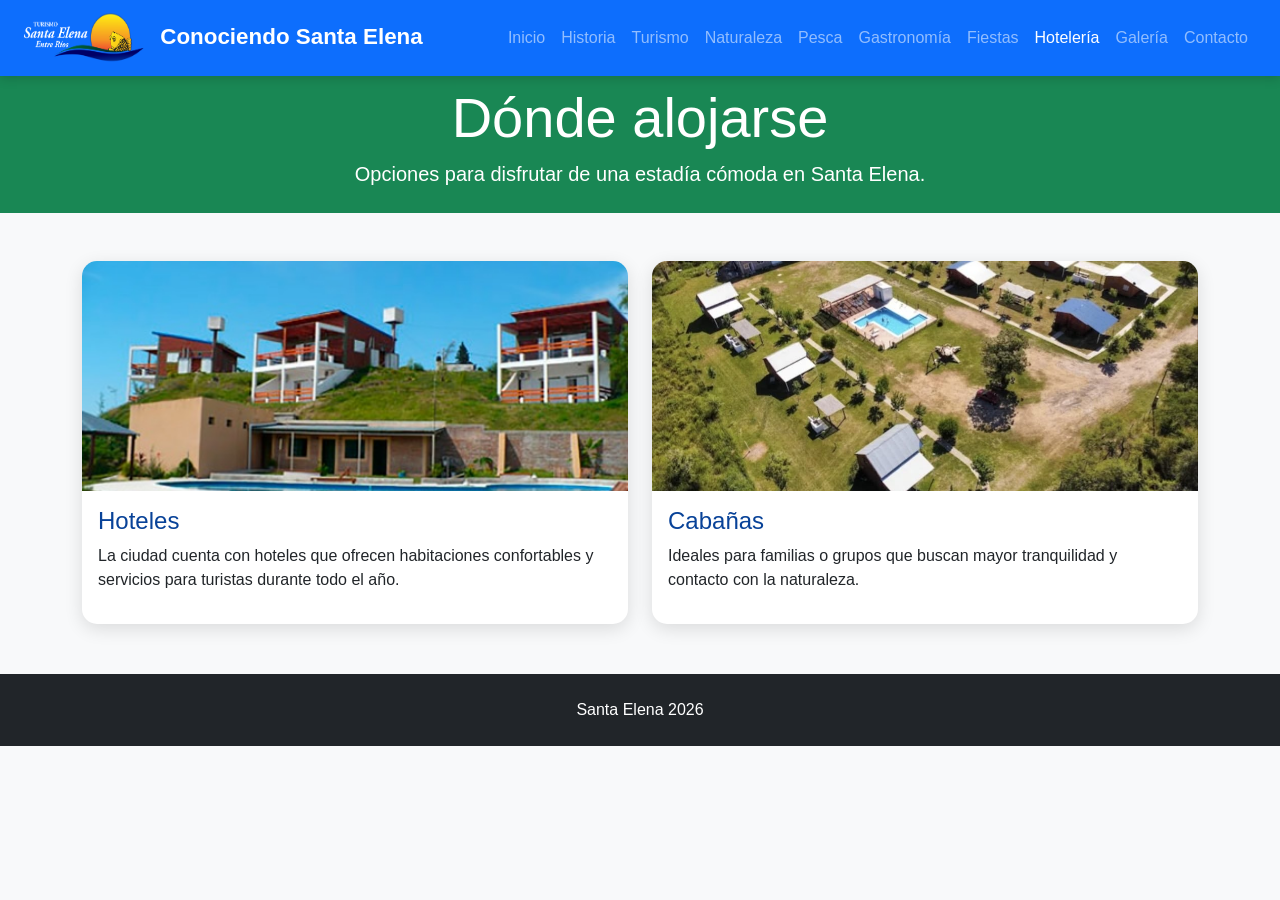
<file: hoteleria.html>
<!DOCTYPE html>
<html lang="es">

<head>
    <meta charset="UTF-8">
    <meta name="viewport" content="width=device-width, initial-scale=1">
    <title>Hotelería | Descubrí Santa Elena</title>
    <link href="https://cdn.jsdelivr.net/npm/bootstrap@5.3.7/dist/css/bootstrap.min.css" rel="stylesheet">
    <link rel="stylesheet" href="https://cdn.jsdelivr.net/npm/bootstrap-icons@1.13.1/font/bootstrap-icons.min.css">
    <link rel="stylesheet" href="css/estilos.css">
</head>

<body>
    <nav class="navbar navbar-expand-lg navbar-dark bg-primary sticky-top">
        <div class="container-fluid px-4">
            <a class="navbar-brand fw-bold" href="index.html">
                <img src="img/Logo-Turismo-Santa-Elena-blanco.png" class="logo-navbar" alt="Logo">
                Conociendo Santa Elena
            </a>

            <button class="navbar-toggler" type="button" data-bs-toggle="collapse" data-bs-target="#menu">
                <span class="navbar-toggler-icon"></span>
            </button>

            <div class="collapse navbar-collapse" id="menu">
                <ul class="navbar-nav ms-auto">
                    <li class="nav-item"><a class="nav-link" href="index.html">Inicio</a></li>
                    <li class="nav-item"><a class="nav-link" href="historia.html">Historia</a></li>
                    <li class="nav-item"><a class="nav-link" href="turismo.html">Turismo</a></li>
                    <li class="nav-item"><a class="nav-link" href="naturaleza.html">Naturaleza</a></li>
                    <li class="nav-item"><a class="nav-link" href="pesca.html">Pesca</a></li>
                    <li class="nav-item"><a class="nav-link" href="gastronomia.html">Gastronomía</a></li>
                    <li class="nav-item"><a class="nav-link" href="fiestas.html">Fiestas</a></li>
                    <li class="nav-item"><a class="nav-link active" href="hoteleria.html">Hotelería</a></li>
                    <li class="nav-item"><a class="nav-link" href="galeria.html">Galería</a></li>
                    <li class="nav-item"><a class="nav-link" href="contacto.html">Contacto</a></li>
                </ul>
            </div>
        </div>
    </nav>

    <header class="bg-success text-white text-center py-2">
        <div class="container">
            <h1 class="display-4 text-white">
                Dónde alojarse
            </h1>

            <p class="lead">
                Opciones para disfrutar de una estadía cómoda en Santa Elena.
            </p>
        </div>
    </header>

    <main class="container my-5">
        <div class="row g-4">
            <div class="col-md-6">
                <div class="card sombra h-100">
                    <img src="img/hotel.jpg" class="card-img-top">
                    <div class="card-body">

                        <h4>Hoteles</h4>

                        <p>
                            La ciudad cuenta con hoteles que ofrecen habitaciones confortables y
                            servicios para turistas durante todo el año.
                        </p>
                    </div>
                </div>
            </div>

            <div class="col-md-6">
                <div class="card sombra h-100">
                    <img src="img/cabana.jpg" class="card-img-top">
                    <div class="card-body">

                        <h4>Cabañas</h4>

                        <p>
                            Ideales para familias o grupos que buscan mayor tranquilidad y contacto
                            con la naturaleza.
                        </p>
                    </div>
                </div>
            </div>
    </main>

    <footer class="bg-dark text-white text-center py-4">
        <p>Santa Elena 2026</p>
    </footer>

    <script src="https://cdn.jsdelivr.net/npm/bootstrap@5.3.7/dist/js/bootstrap.bundle.min.js"></script>

</body>
</html>
</file>
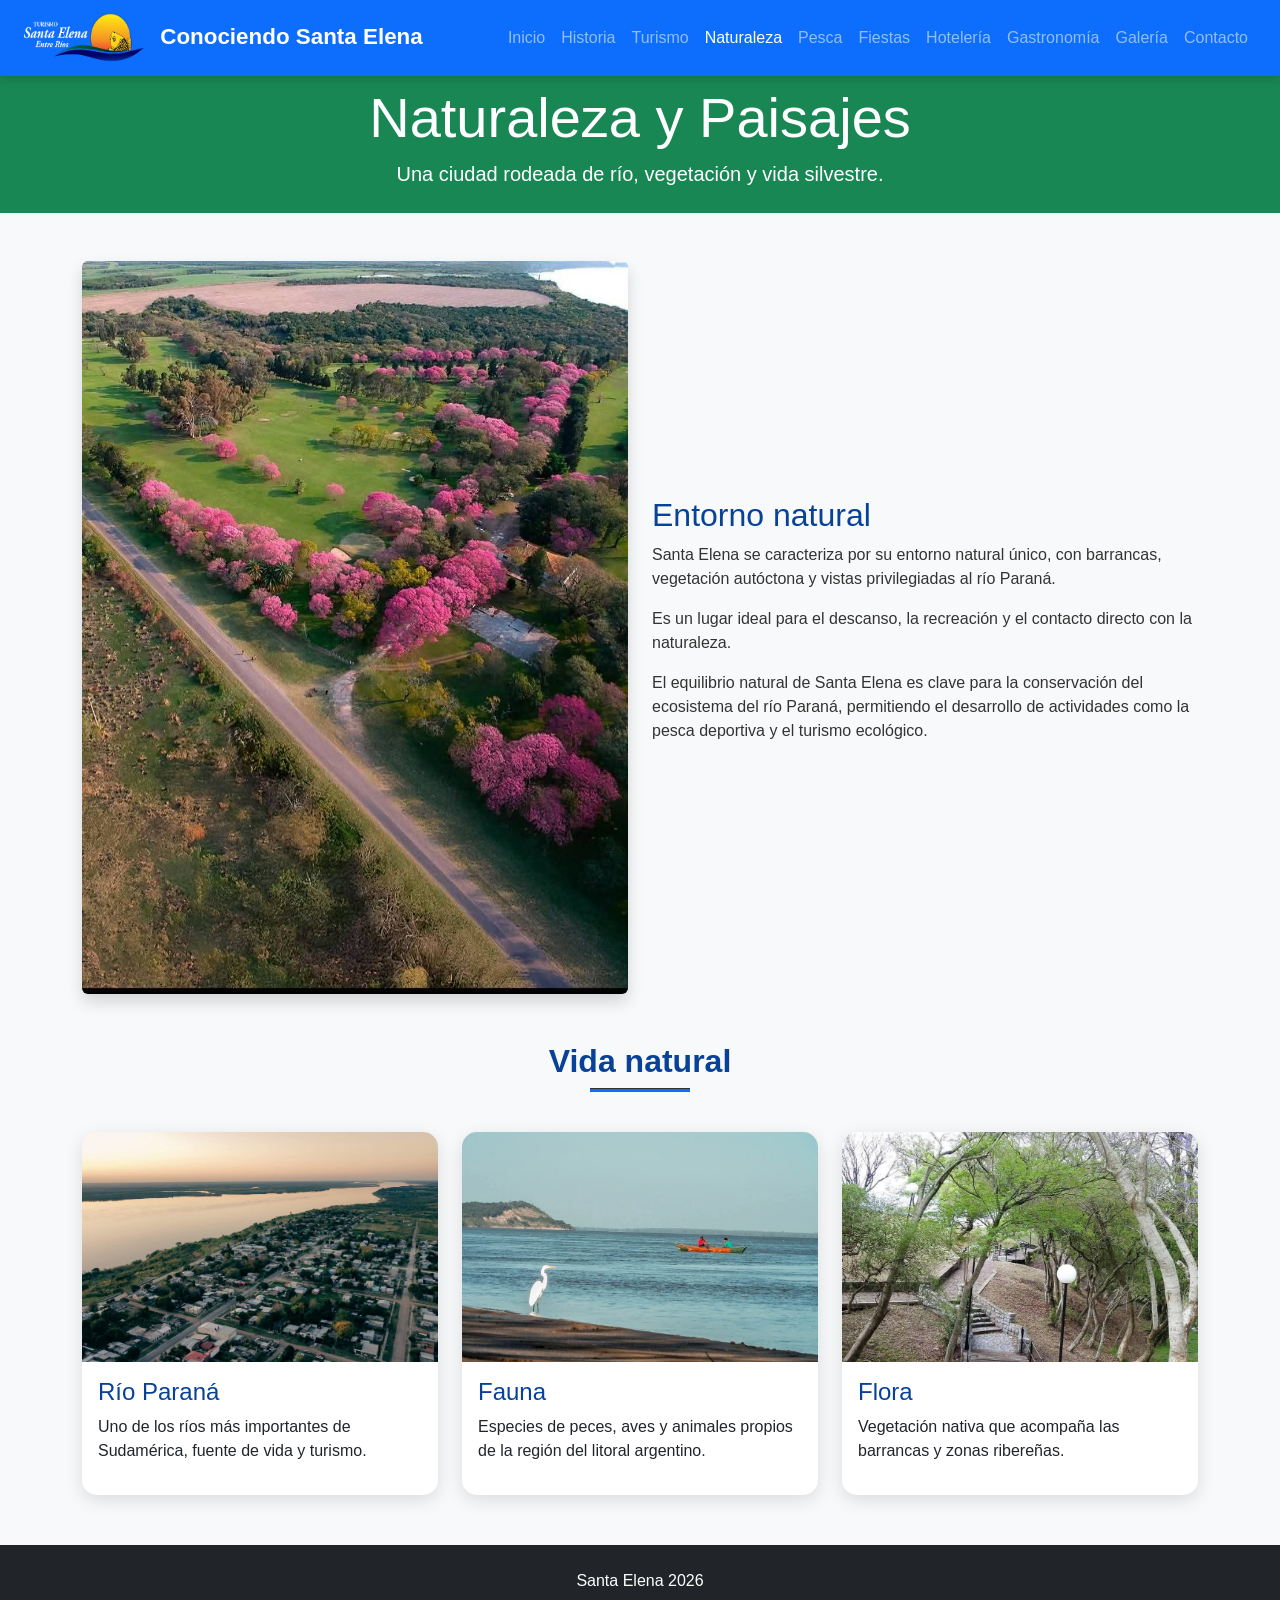
<file: naturaleza.html>
<!DOCTYPE html>
<html lang="es">

<head>
    <meta charset="UTF-8">
    <meta name="viewport" content="width=device-width, initial-scale=1">
    <title>Naturaleza</title>
    <link href="https://cdn.jsdelivr.net/npm/bootstrap@5.3.7/dist/css/bootstrap.min.css" rel="stylesheet">
    <link rel="stylesheet" href="https://cdn.jsdelivr.net/npm/bootstrap-icons@1.13.1/font/bootstrap-icons.min.css">
    <link rel="stylesheet" href="css/estilos.css">
</head>

<body>
    <nav class="navbar navbar-expand-lg navbar-dark bg-primary sticky-top">
        <div class="container-fluid px-4">
            <a class="navbar-brand fw-bold" href="index.html">
                <img src="img/Logo-Turismo-Santa-Elena-blanco.png" class="logo-navbar" alt="Logo">
                Conociendo Santa Elena
            </a>

            <button class="navbar-toggler" type="button" data-bs-toggle="collapse" data-bs-target="#menu">
                <span class="navbar-toggler-icon"></span>
            </button>

            <div class="collapse navbar-collapse" id="menu">
                <ul class="navbar-nav ms-auto">
                    <li class="nav-item"><a class="nav-link" href="index.html">Inicio</a></li>
                    <li class="nav-item"><a class="nav-link" href="historia.html">Historia</a></li>
                    <li class="nav-item"><a class="nav-link" href="turismo.html">Turismo</a></li>
                    <li class="nav-item"><a class="nav-link active" href="naturaleza.html">Naturaleza</a></li>
                    <li class="nav-item"><a class="nav-link" href="pesca.html">Pesca</a></li>
                    <li class="nav-item"><a class="nav-link" href="fiestas.html">Fiestas</a></li>
                    <li class="nav-item"><a class="nav-link" href="hoteleria.html">Hotelería</a></li>
                    <li class="nav-item"><a class="nav-link" href="gastronomia.html">Gastronomía</a></li>
                    <li class="nav-item"><a class="nav-link" href="galeria.html">Galería</a></li>
                    <li class="nav-item"><a class="nav-link" href="contacto.html">Contacto</a></li>
                </ul>
            </div>
        </div>
    </nav>

    <header class="bg-success text-white text-center py-2">
        <div class="container">
            <h1 class="display-4 text-white">
                Naturaleza y Paisajes
            </h1>

            <p class="lead">
                Una ciudad rodeada de río, vegetación y vida silvestre.
            </p>
        </div>
    </header>

    <main class="container my-5">
        <div class="row align-items-center mb-5">
            <div class="col-lg-6">
                <img src="img/nauraleza1.jpeg" class="img-fluid rounded shadow">
            </div>

            <div class="col-lg-6">
                <h2>Entorno natural</h2>

                <p>
                    Santa Elena se caracteriza por su entorno natural único, con barrancas,
                    vegetación autóctona y vistas privilegiadas al río Paraná.
                </p>

                <p>Es un lugar ideal para el descanso, la recreación y el contacto directo con la naturaleza.</p>

                <p>
                    El equilibrio natural de Santa Elena es clave para la conservación del ecosistema del río Paraná,
                    permitiendo el desarrollo de actividades como la pesca deportiva y el turismo ecológico.
                </p>
            </div>
        </div>

        <!-- CARDS -->

        <div class="titulo-seccion">
            <h2>Vida natural</h2>
            <hr>
        </div>

        <div class="row g-4">
            <div class="col-md-4">
                <div class="card sombra h-100">
                    <img src="img/rio.jpg" class="card-img-top">
                    <div class="card-body">
                        <h4>Río Paraná</h4>

                        <p>
                            Uno de los ríos más importantes de Sudamérica, fuente de vida y turismo.
                        </p>
                    </div>
                </div>
            </div>

            <div class="col-md-4">
                <div class="card sombra h-100">
                    <img src="img/fauna.jpg" class="card-img-top">
                    <div class="card-body">

                        <h4>Fauna</h4>

                        <p>Especies de peces, aves y animales propios de la región del litoral argentino.</p>
                    </div>
                </div>
            </div>

            <div class="col-md-4">
                <div class="card sombra h-100">
                    <img src="img/flora.jpg" class="card-img-top">
                    <div class="card-body">
                        <h4>Flora</h4>

                        <p>
                            Vegetación nativa que acompaña las barrancas y zonas ribereñas.
                        </p>
                    </div>
                </div>
            </div>
        </div>
    </main>

    <footer class="bg-dark text-white text-center py-4">
        <p class="mb-1">Santa Elena 2026</p>
    </footer>

    <script src="https://cdn.jsdelivr.net/npm/bootstrap@5.3.7/dist/js/bootstrap.bundle.min.js"></script>

</body>
</html>
</file>
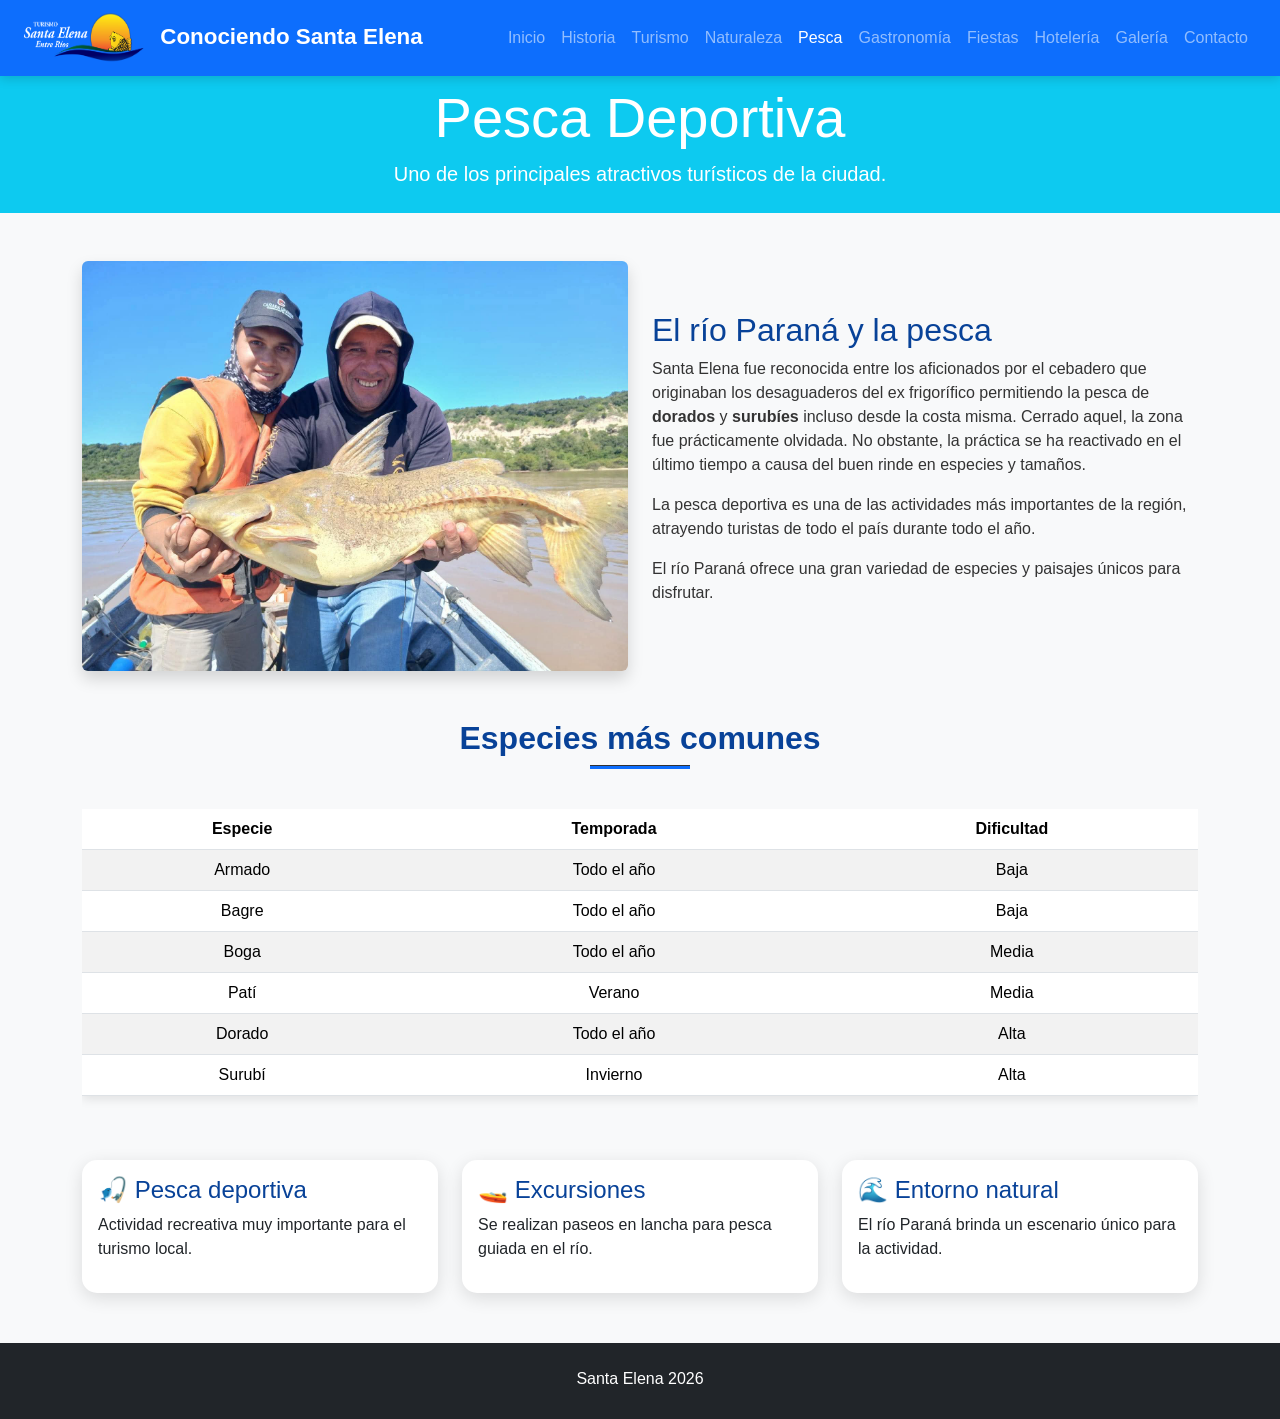
<file: pesca.html>
<!DOCTYPE html>
<html lang="es">

<head>
    <meta charset="UTF-8">
    <meta name="viewport" content="width=device-width, initial-scale=1">

    <title>Pesca</title>
    <link href="https://cdn.jsdelivr.net/npm/bootstrap@5.3.7/dist/css/bootstrap.min.css" rel="stylesheet">
    <link rel="stylesheet" href="https://cdn.jsdelivr.net/npm/bootstrap-icons@1.13.1/font/bootstrap-icons.min.css">
    <link rel="stylesheet" href="css/estilos.css">
</head>

<body>

    <nav class="navbar navbar-expand-lg navbar-dark bg-primary sticky-top">

       <div class="container-fluid px-4">
            <a class="navbar-brand fw-bold" href="index.html">
                <img src="img/Logo-Turismo-Santa-Elena-blanco.png" class="logo-navbar" alt="Logo">
                Conociendo Santa Elena
            </a>

            <button class="navbar-toggler" type="button" data-bs-toggle="collapse" data-bs-target="#menu">
                <span class="navbar-toggler-icon"></span>
            </button>

            <div class="collapse navbar-collapse" id="menu">

                <ul class="navbar-nav ms-auto">
                    <li class="nav-item"><a class="nav-link" href="index.html">Inicio</a></li>
                    <li class="nav-item"><a class="nav-link" href="historia.html">Historia</a></li>
                    <li class="nav-item"><a class="nav-link" href="turismo.html">Turismo</a></li>
                    <li class="nav-item"><a class="nav-link" href="naturaleza.html">Naturaleza</a></li>
                    <li class="nav-item"><a class="nav-link active" href="pesca.html">Pesca</a></li>
                    <li class="nav-item"><a class="nav-link" href="gastronomia.html">Gastronomía</a></li>
                    <li class="nav-item"><a class="nav-link" href="fiestas.html">Fiestas</a></li>
                    <li class="nav-item"><a class="nav-link" href="hoteleria.html">Hotelería</a></li>
                    <li class="nav-item"><a class="nav-link" href="galeria.html">Galería</a></li>
                    <li class="nav-item"><a class="nav-link" href="contacto.html">Contacto</a></li>
                </ul>
            </div>
        </div>
    </nav>

    <header class="bg-info text-white text-center py-2">
        <div class="container">
            <h1 class="display-4 text-white">
                Pesca Deportiva
            </h1>

            <p class="lead">Uno de los principales atractivos turísticos de la ciudad.</p>
        </div>
    </header>

    <main class="container my-5">
        <div class="row align-items-center mb-5">
            <div class="col-lg-6">
                <img src="img/pesca.jpg" class="img-fluid rounded shadow">
            </div>

            <div class="col-lg-6">
                <h2>El río Paraná y la pesca</h2>
                <p>Santa Elena fue reconocida entre los aficionados por el cebadero que originaban los desaguaderos del ex frigorífico permitiendo la pesca de <strong>dorados</strong> y <strong>surubíes</strong> incluso desde la costa misma. Cerrado aquel, la zona fue prácticamente olvidada. No obstante, la práctica se ha reactivado en el último tiempo a causa del buen rinde en especies y tamaños.</p>

                <p>
                    La pesca deportiva es una de las actividades más importantes de la región,
                    atrayendo turistas de todo el país durante todo el año.
                </p>

                <p>El río Paraná ofrece una gran variedad de especies y paisajes únicos para disfrutar.</p>
            </div>
        </div>

        <!-- TABLA -->

        <div class="titulo-seccion">
            <h2>Especies más comunes</h2>
            <hr>
        </div>

        <div class="table-responsive">
            <table class="table table-striped table-hover text-center">
                <thead>
                    <tr>
                        <th>Especie</th>
                        <th>Temporada</th>
                        <th>Dificultad</th>
                    </tr>
                </thead>

                <tbody>
                     <tr>
                        <td>Armado</td>
                        <td>Todo el año</td>
                        <td>Baja</td>
                    </tr>
                    
                    <tr>
                        <td>Bagre</td>
                        <td>Todo el año</td>
                        <td>Baja</td>
                    </tr>

                    <tr>
                        <td>Boga</td>
                        <td>Todo el año</td>
                        <td>Media</td>
                    </tr>

                    <tr>
                        <td>Patí</td>
                        <td>Verano</td>
                        <td>Media</td>
                    </tr>

                    <tr>
                        <td>Dorado</td>
                        <td>Todo el año</td>
                        <td>Alta</td>
                    </tr>

                    <tr>
                        <td>Surubí</td>
                        <td>Invierno</td>
                        <td>Alta</td>
                    </tr>
                </tbody>
            </table>
        </div>

        <!--Información-->
       
        <section class="mt-5">
            <div class="row g-4">
                <div class="col-md-4">
                    <div class="card sombra h-100">
                        <div class="card-body">
                            <h4>🎣 Pesca deportiva</h4>

                            <p> Actividad recreativa muy importante para el turismo local.</p>
                        </div>
                    </div>
                </div>

                <div class="col-md-4">
                    <div class="card sombra h-100">
                        <div class="card-body">
                            <h4>🚤 Excursiones</h4>

                            <p> Se realizan paseos en lancha para pesca guiada en el río.</p>
                        </div>
                    </div>
                </div>

                <div class="col-md-4">
                    <div class="card sombra h-100">
                        <div class="card-body">
                            <h4>🌊 Entorno natural</h4>

                            <p> El río Paraná brinda un escenario único para la actividad.</p>
                        </div>
                    </div>
                </div>
            </div>

        </section>
    </main>

    <footer class="bg-dark text-white text-center py-4">
        <p class="mb-1">Santa Elena 2026</p>     
    </footer>

    <script src="https://cdn.jsdelivr.net/npm/bootstrap@5.3.7/dist/js/bootstrap.bundle.min.js"></script>
</body>
</html>
</file>
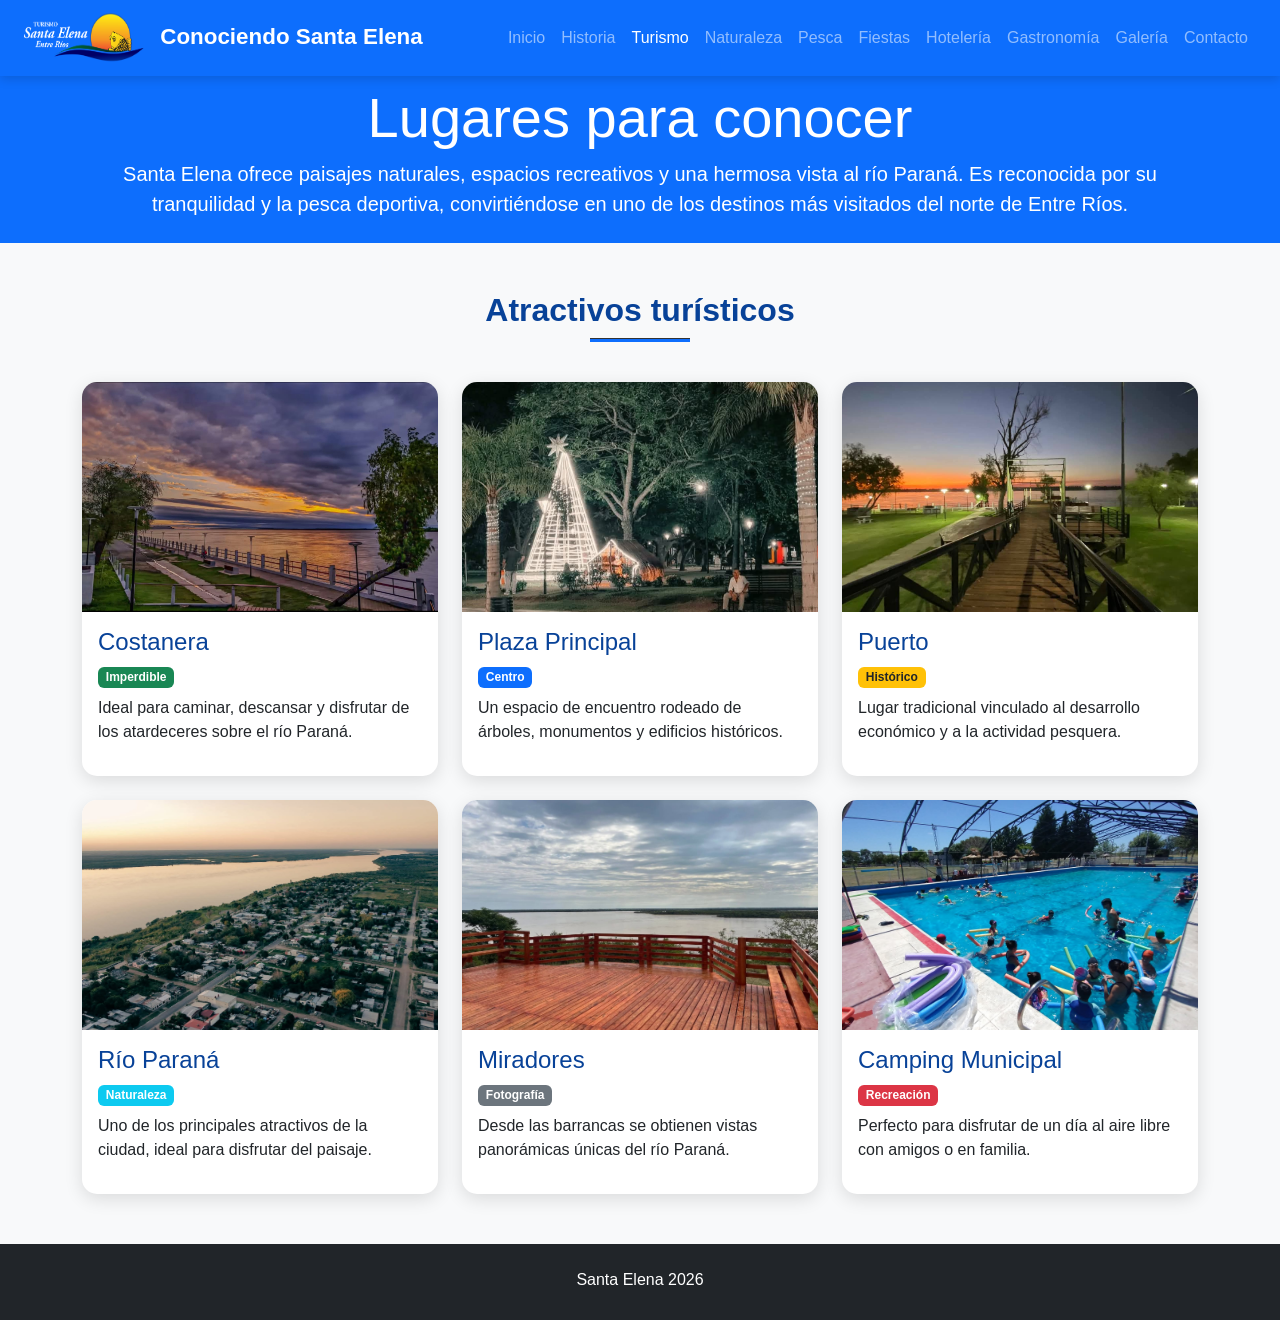
<file: turismo.html>
<!DOCTYPE html>
<html lang="es">

<head>
    <meta charset="UTF-8">
    <meta name="viewport" content="width=device-width, initial-scale=1">
    <title>Turismo | Descubrí Santa Elena</title>
    <link href="https://cdn.jsdelivr.net/npm/bootstrap@5.3.7/dist/css/bootstrap.min.css" rel="stylesheet">
    <link rel="stylesheet" href="https://cdn.jsdelivr.net/npm/bootstrap-icons@1.13.1/font/bootstrap-icons.min.css">
    <link rel="stylesheet" href="css/estilos.css">
</head>

<body>
    <nav class="navbar navbar-expand-lg navbar-dark bg-primary sticky-top">

        <div class="container-fluid px-4">
            <a class="navbar-brand fw-bold" href="index.html">
                <img src="img/Logo-Turismo-Santa-Elena-blanco.png" class="logo-navbar" alt="Logo">
                Conociendo Santa Elena
            </a>

            <button class="navbar-toggler" type="button" data-bs-toggle="collapse" data-bs-target="#menu">
                <span class="navbar-toggler-icon"></span>
            </button>

            <div class="collapse navbar-collapse" id="menu">
                <ul class="navbar-nav ms-auto">
                    <li class="nav-item"><a class="nav-link" href="index.html">Inicio</a></li>
                    <li class="nav-item"><a class="nav-link" href="historia.html">Historia</a></li>
                    <li class="nav-item"><a class="nav-link active" href="turismo.html">Turismo</a></li>
                    <li class="nav-item"><a class="nav-link" href="naturaleza.html">Naturaleza</a></li>
                    <li class="nav-item"><a class="nav-link" href="pesca.html">Pesca</a></li>
                    <li class="nav-item"><a class="nav-link" href="fiestas.html">Fiestas</a></li>
                    <li class="nav-item"><a class="nav-link" href="hoteleria.html">Hotelería</a></li>
                    <li class="nav-item"><a class="nav-link" href="gastronomia.html">Gastronomía</a></li>
                    <li class="nav-item"><a class="nav-link" href="galeria.html">Galería</a></li>
                    <li class="nav-item"><a class="nav-link" href="contacto.html">Contacto</a></li>
                </ul>
            </div>
        </div>
    </nav>

    <header class="bg-primary text-white text-center py-2">
        <div class="container">
            <h1 class="display-4 text-white">
                Lugares para conocer
            </h1>

            <p class="lead">
                Santa Elena ofrece paisajes naturales, espacios recreativos y una hermosa vista al río Paraná.
                Es reconocida por su tranquilidad y la pesca deportiva, convirtiéndose en uno de los destinos más visitados del norte de Entre Ríos.
            </p>
        </div>
    </header>

    <main class="container my-5">
        <div class="titulo-seccion">
            <h2>Atractivos turísticos</h2>
            <hr>
        </div>

        <div class="row g-4">
            <div class="col-md-6 col-lg-4">
                <div class="card sombra h-100">
                    <img src="img/costanera.jpg" class="card-img-top">
                    <div class="card-body">
                        <h4>Costanera</h4>

                        <span class="badge bg-success mb-2">Imperdible</span>

                        <p>
                            Ideal para caminar, descansar y disfrutar de los atardeceres sobre el río Paraná.
                        </p>
                    </div>
                </div>
            </div>

            <div class="col-md-6 col-lg-4">
                <div class="card sombra h-100">
                    <img src="img/plazappal.jpeg" class="card-img-top">
                    <div class="card-body">
                        <h4>Plaza Principal</h4>

                        <span class="badge bg-primary mb-2">Centro</span>

                        <p>
                            Un espacio de encuentro rodeado de árboles, monumentos y edificios históricos.
                        </p>
                    </div>
                </div>
            </div>

            <div class="col-md-6 col-lg-4">
                <div class="card sombra h-100">
                    <img src="img/puerto.jpg" class="card-img-top">
                    <div class="card-body">
                        <h4>Puerto</h4>

                        <span class="badge bg-warning text-dark mb-2">Histórico</span>

                        <p>
                            Lugar tradicional vinculado al desarrollo económico y a la actividad pesquera.
                        </p>
                    </div>
                </div>
            </div>

            <div class="col-md-6 col-lg-4">
                <div class="card sombra h-100">
                    <img src="img/rio.jpg" class="card-img-top">
                    <div class="card-body">
                        <h4>Río Paraná</h4>

                        <span class="badge bg-info mb-2">Naturaleza</span>

                        <p>
                            Uno de los principales atractivos de la ciudad, ideal para disfrutar del paisaje.
                        </p>
                    </div>
                </div>
            </div>

            <div class="col-md-6 col-lg-4">
                <div class="card sombra h-100">
                    <img src="img/mirador.jpg" class="card-img-top">
                    <div class="card-body">
                        <h4>Miradores</h4>

                        <span class="badge bg-secondary mb-2">Fotografía</span>

                        <p>
                            Desde las barrancas se obtienen vistas panorámicas únicas del río Paraná.
                        </p>
                    </div>
                </div>
            </div>

            <div class="col-md-6 col-lg-4">
                <div class="card sombra h-100">
                    <img src="img/camping.jpg" class="card-img-top">
                    <div class="card-body">
                        <h4>Camping Municipal</h4>

                        <span class="badge bg-danger mb-2">Recreación</span>

                        <p>
                            Perfecto para disfrutar de un día al aire libre con amigos o en familia.
                        </p>
                    </div>
                </div>
            </div>
        </div>      
    </main>

    <footer class="bg-dark text-white text-center py-4">
        <p class="mb-1">Santa Elena 2026</p>
    </footer>

    <script src="https://cdn.jsdelivr.net/npm/bootstrap@5.3.7/dist/js/bootstrap.bundle.min.js"></script>

</body>
</html>
</file>
<file: css/estilos.css>
:root{
    --azul:#0d6efd;
    --azul-oscuro:#084298;
    --verde:#198754;
    --gris:#f8f9fa;
    --gris-oscuro:#6c757d;
    --blanco:#ffffff;
}

*{
    margin:0;
    padding:0;
    box-sizing:border-box;
}

html{
    scroll-behavior:smooth;
}

body{
    font-family: 'Segoe UI', Tahoma, Geneva, Verdana, sans-serif;
    background:var(--gris);
    color:#333;
}

/*======= NAVBAR =========*/
.navbar{
    padding-top: 10px 0;
    box-shadow:0 3px 10px rgba(0,0,0,.15);
}

.navbar-brand{
    font-size:1.4rem;
}

.nav-link{
    transition:.3s;
    border-radius:6px;
}

.nav-link:hover{
    background:rgba(255,255,255,.15);
}

.logo-navbar{
    width: 120px;
    height: 50px;
    margin-right: 10px;
}


/*=======IMAGENES COMPARSA============*/
.marco-comparsa{
    border-radius: 8px;
    padding: 4px;
}

.marco-porasi{
    border: 4px solid #28a745;
    background: linear-gradient(135deg, #28a745, #ffc107);
}

.marco-babiyu{
    border: 4px solid #dc3545;
    background: linear-gradient(135deg, #dc3545, #ffffff);
}

.marco-itapora{
    border: 4px solid #0d6efd;
    background: linear-gradient(135deg, #0d6efd, #6ea8fe, #ffffff);
}

.marco-emperatriz{
    border: 4px solid #0d6efd;
    background: linear-gradient(135deg, #0d6efd, #d63384);
}

.comparsa-img{cursor: pointer;}

.titulo-porasi{color:#28a745;}

.titulo-babiyu{color:#dc3545;}

.titulo-itapora{color:#0d6efd;}

.titulo-emperatriz{color:#d63384;}


/*====== CARRUSEL =======*/

.imagen-carousel {
    height: 500px;
    object-fit: cover;
    object-position: center;
}

.carousel-item::after{
    content:"";
    position:absolute;
    inset:0;
    background:rgba(0,0,0,.25);
}

/*===== TITULOS =======*/

h1,h2,h3,h4{
    color:var(--azul-oscuro);
}

section{
    margin-bottom:40px;
}

/*======= CARDS ======*/

.card{
    border:none;
    border-radius:15px;
    overflow:hidden;
    transition:.35s;
}

.card img{
    height:230px;
    object-fit:cover;
}

.sombra{
    box-shadow:0 5px 18px rgba(0,0,0,.12);
}

.card:hover{
    transform:translateY(-8px);
    box-shadow:0 12px 25px rgba(0,0,0,.20);
}

.card-title{
    font-weight:bold;
}

/*======== BOTONES ========*/

.btn{
    border-radius:30px;
    padding:10px 25px;
}

/*======= ICONOS =======*/

.icono{
    font-size:3rem;
    color:var(--azul);
    margin-bottom:15px;
}

/*======== TABLAS ========*/

table{
    background:white;
}

thead{
    background:var(--azul);
    color:white;
}

.table{
    box-shadow:0 3px 10px rgba(0,0,0,.1);
}

/*======= FORMULARIO =======*/

form{
    background:white;
    padding:30px;
    border-radius:15px;
    box-shadow:0 5px 20px rgba(0,0,0,.12);
}

.form-control{
    border-radius:10px;
}

textarea{
    resize:none;
}

/*========= GALERIA ==========*/

.galeria img{
    width:100%;
    height:250px;
    object-fit:cover;
    border-radius:12px;
    transition:.35s;
}

.galeria img:hover{
    transform:scale(1.05);
}

/*======= FOOTER ========*/

footer{
    margin-top:50px;
}

footer p{
    margin:0;
}

/*======= IMAGENES =========*/

img{
    max-width:100%;
}

/*====== CAJAS INFORMATIVAS ========*/

.info-box{
    background:white;
    padding:10px;
    border-left:5px solid var(--azul);
    border-radius:10px;
    box-shadow:0 5px 15px rgba(0,0,0,.08);
}

/*==========================
      TITULOS DE SECCION
===========================*/

.titulo-seccion{
    text-align:center;
    margin-bottom:40px;
}

.titulo-seccion h2{
    font-weight:bold;
}

.titulo-seccion hr{
    width:100px;
    height:4px;
    background:var(--azul);
    margin:auto;
    opacity:1;
}

/*======== RESPONSIVE ========*/

@media (max-width:991px){
    .imagen-carousel{
        height:380px;
    }
}

@media (max-width:768px){
    .imagen-carousel{
        height:260px;
    }

    h1{
        font-size:2rem;
    }

    .card img{
        height:200px;
    }

    .icono{
        margin-top:20px;
    }
}

@media (max-width:576px){
    .navbar-brand{
        font-size:1.1rem;
    }

    .btn{
        width:100%;
    }
}
</file>
